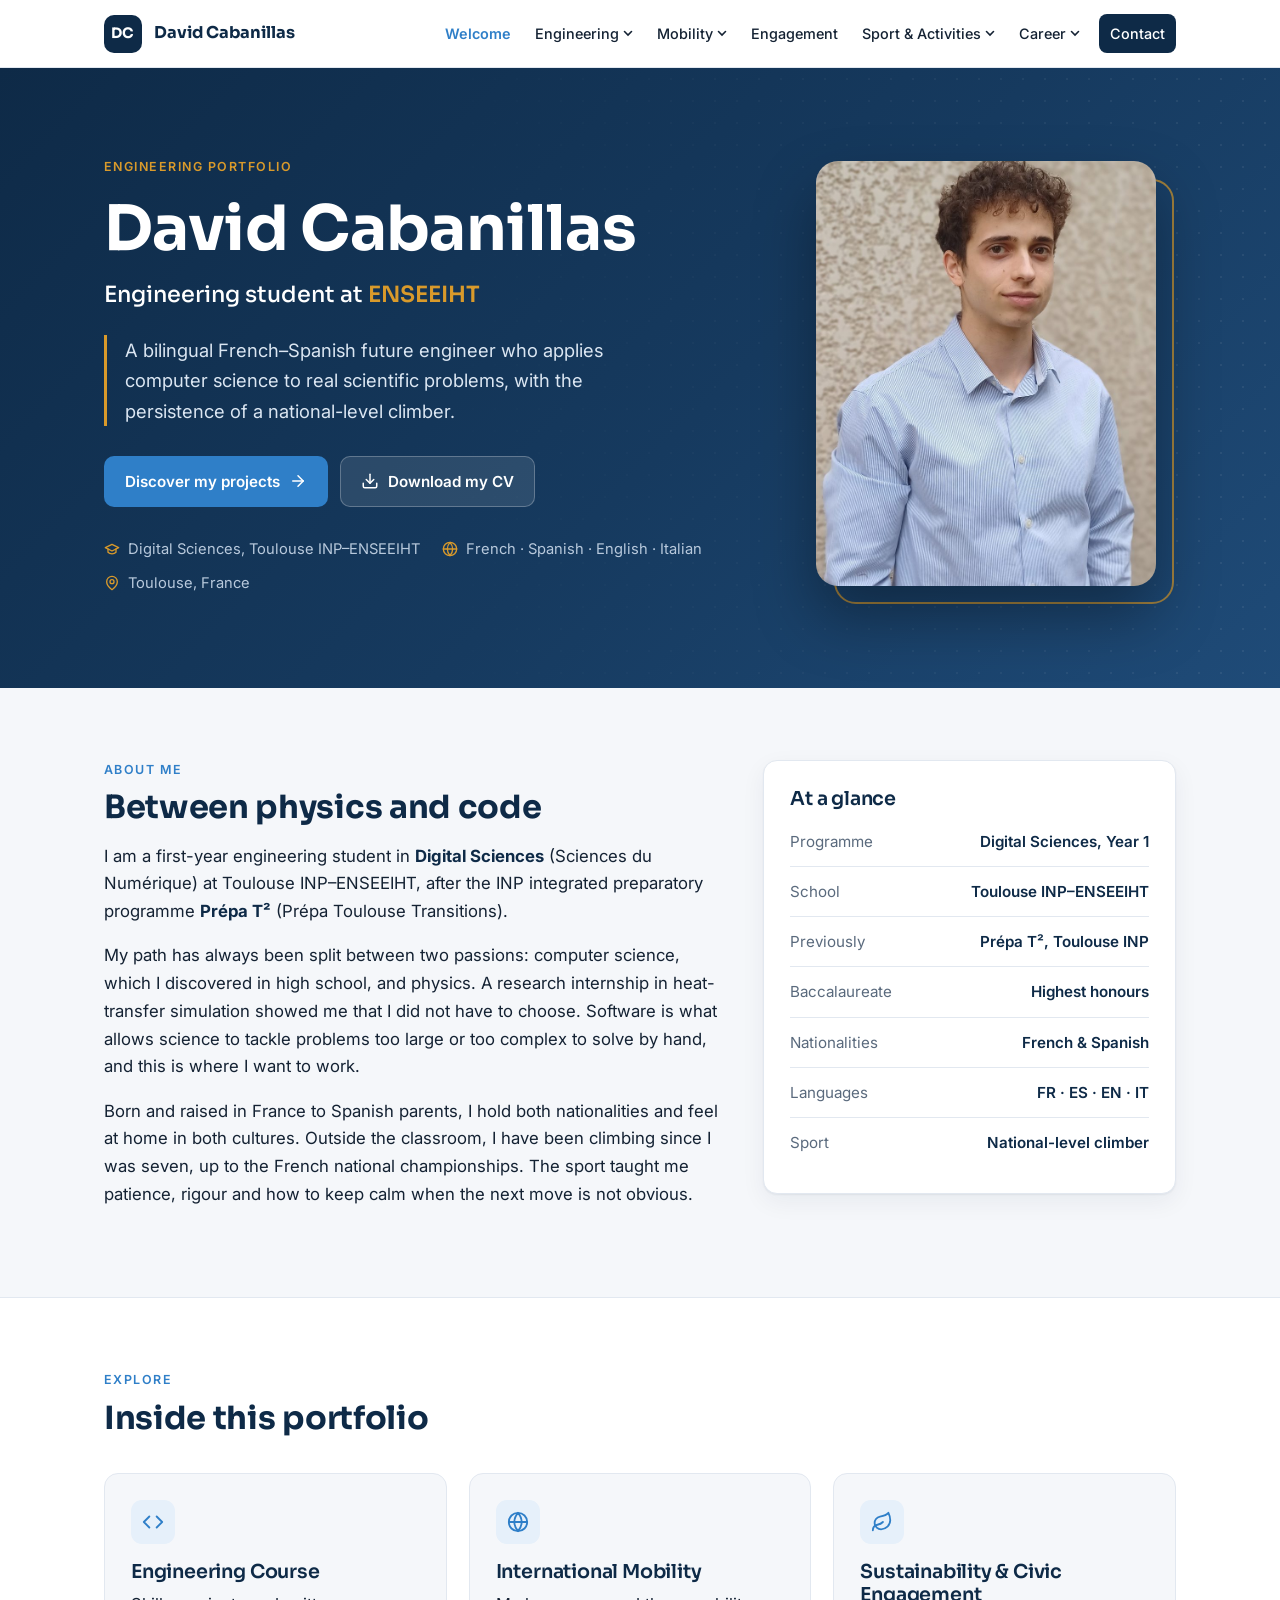
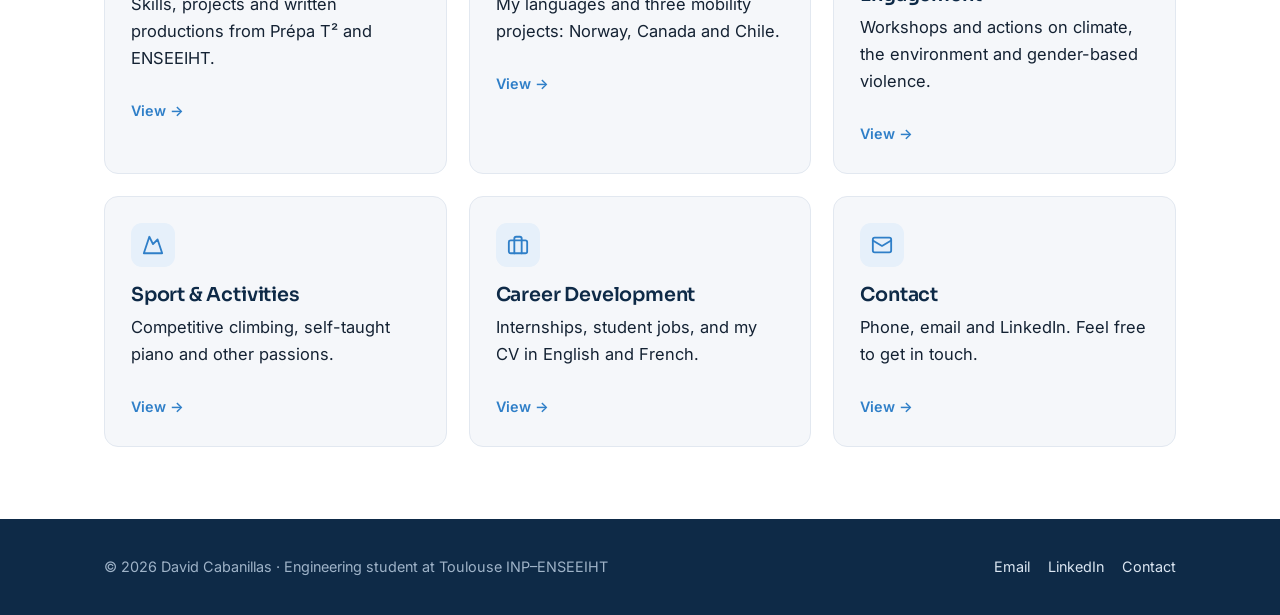
<file: index.html>
<!doctype html>
<html lang="en">
<head>
<meta charset="utf-8">
<meta name="viewport" content="width=device-width, initial-scale=1">
<title>David Cabanillas · Engineering Student at ENSEEIHT</title>
<meta name="description" content="Portfolio of David Cabanillas, Digital Sciences engineering student at Toulouse INP-ENSEEIHT.">
<meta name="author" content="David Cabanillas">
<meta property="og:title" content="David Cabanillas · Engineering Student at ENSEEIHT">
<meta property="og:description" content="Portfolio of David Cabanillas, Digital Sciences engineering student at Toulouse INP-ENSEEIHT.">
<meta property="og:image" content="assets/img/david-cabanillas.jpg">
<link rel="icon" href="data:image/svg+xml,%3Csvg xmlns='http://www.w3.org/2000/svg' viewBox='0 0 64 64'%3E%3Crect width='64' height='64' rx='14' fill='%230e2a47'/%3E%3Ctext x='32' y='42' font-family='Arial' font-weight='700' font-size='26' fill='white' text-anchor='middle'%3EDC%3C/text%3E%3C/svg%3E">
<link rel="preconnect" href="https://fonts.googleapis.com">
<link rel="preconnect" href="https://fonts.gstatic.com" crossorigin>
<link href="https://fonts.googleapis.com/css2?family=Inter:wght@400;500;600;700&family=Sora:wght@500;600;700&display=swap" rel="stylesheet">
<link rel="stylesheet" href="assets/css/style.css">
</head>
<body>
<header class="site-header">
  <div class="container">
    <a class="brand" href="index.html" aria-label="David Cabanillas, home">
      <span class="brand-mark">DC</span><span class="brand-name">David Cabanillas</span>
    </a>
    <button class="menu-toggle" aria-label="Open menu" aria-expanded="false">
      <svg viewBox="0 0 24 24" fill="none" stroke="currentColor" stroke-width="2" stroke-linecap="round"><line x1="3" y1="6" x2="21" y2="6"/><line x1="3" y1="12" x2="21" y2="12"/><line x1="3" y1="18" x2="21" y2="18"/></svg>
    </button>
    <nav class="nav" aria-label="Main navigation"><ul><li><a class="nav-link active" href="index.html">Welcome</a></li><li class="has-dropdown"><a class="nav-link" href="engineering.html">Engineering<svg class="chev" viewBox="0 0 10 10" aria-hidden="true"><path d="M1.5 3.5 5 7l3.5-3.5" fill="none" stroke="currentColor" stroke-width="1.6" stroke-linecap="round"/></svg></a><ul class="dropdown"><li><a href="engineering.html#skills">Skills</a></li><li><a href="engineering.html#projects">Projects</a></li><li><a href="engineering.html#productions">Productions</a></li></ul></li><li class="has-dropdown"><a class="nav-link" href="mobility.html">Mobility<svg class="chev" viewBox="0 0 10 10" aria-hidden="true"><path d="M1.5 3.5 5 7l3.5-3.5" fill="none" stroke="currentColor" stroke-width="1.6" stroke-linecap="round"/></svg></a><ul class="dropdown"><li><a href="mobility.html#languages">Languages</a></li><li><a href="mobility.html#future-mobility">Future Mobility</a></li></ul></li><li><a class="nav-link" href="engagement.html">Engagement</a></li><li class="has-dropdown"><a class="nav-link" href="activities.html">Sport & Activities<svg class="chev" viewBox="0 0 10 10" aria-hidden="true"><path d="M1.5 3.5 5 7l3.5-3.5" fill="none" stroke="currentColor" stroke-width="1.6" stroke-linecap="round"/></svg></a><ul class="dropdown"><li><a href="activities.html#climbing">Climbing</a></li><li><a href="activities.html#music">Music & Piano</a></li><li><a href="activities.html#other">Other interests</a></li></ul></li><li class="has-dropdown"><a class="nav-link" href="career.html">Career<svg class="chev" viewBox="0 0 10 10" aria-hidden="true"><path d="M1.5 3.5 5 7l3.5-3.5" fill="none" stroke="currentColor" stroke-width="1.6" stroke-linecap="round"/></svg></a><ul class="dropdown"><li><a href="career.html#pitch">Elevator Pitch</a></li><li><a href="career.html#internships">Internships</a></li><li><a href="career.html#student-jobs">Student Jobs</a></li><li><a href="career.html#cv">CV & LinkedIn</a></li></ul></li><li><a class="nav-link nav-contact" href="contact.html">Contact</a></li></ul></nav>
  </div>
</header>
<main>

<section class="hero-home">
  <div class="container hero-grid">
    <div>
      <span class="eyebrow">Engineering portfolio</span>
      <h1>David Cabanillas</h1>
      <p class="hero-role">Engineering student at <b>ENSEEIHT</b></p>
      <p class="hero-tagline">A bilingual French–Spanish future engineer who applies computer science to real scientific problems, with the persistence of a national-level climber.</p>
      <div class="btn-row">
        <a class="btn btn-primary" href="engineering.html#projects">Discover my projects <svg viewBox="0 0 24 24" fill="none" stroke="currentColor" stroke-width="2" stroke-linecap="round" stroke-linejoin="round" aria-hidden="true"><line x1="5" y1="12" x2="19" y2="12"/><polyline points="12 5 19 12 12 19"/></svg></a>
        <a class="btn btn-light" href="assets/docs/David-Cabanillas-CV-EN.pdf" download><svg viewBox="0 0 24 24" fill="none" stroke="currentColor" stroke-width="2" stroke-linecap="round" stroke-linejoin="round" aria-hidden="true"><path d="M21 15v4a2 2 0 0 1-2 2H5a2 2 0 0 1-2-2v-4"/><polyline points="7 10 12 15 17 10"/><line x1="12" y1="15" x2="12" y2="3"/></svg> Download my CV</a>
      </div>
      <div class="hero-facts">
        <span><svg viewBox="0 0 24 24" fill="none" stroke="currentColor" stroke-width="2" stroke-linecap="round" stroke-linejoin="round" aria-hidden="true"><path d="M22 10 12 5 2 10l10 5 10-5Z"/><path d="M6 12v5c3 3 9 3 12 0v-5"/></svg> Digital Sciences, Toulouse INP–ENSEEIHT</span>
        <span><svg viewBox="0 0 24 24" fill="none" stroke="currentColor" stroke-width="2" stroke-linecap="round" stroke-linejoin="round" aria-hidden="true"><circle cx="12" cy="12" r="10"/><line x1="2" y1="12" x2="22" y2="12"/><path d="M12 2a15.3 15.3 0 0 1 4 10 15.3 15.3 0 0 1-4 10 15.3 15.3 0 0 1-4-10 15.3 15.3 0 0 1 4-10z"/></svg> French · Spanish · English · Italian</span>
        <span><svg viewBox="0 0 24 24" fill="none" stroke="currentColor" stroke-width="2" stroke-linecap="round" stroke-linejoin="round" aria-hidden="true"><path d="M20 10c0 6-8 12-8 12s-8-6-8-12a8 8 0 0 1 16 0Z"/><circle cx="12" cy="10" r="3"/></svg> Toulouse, France</span>
      </div>
    </div>
    <div class="hero-photo">
      <img src="assets/img/david-cabanillas.jpg" alt="Portrait of David Cabanillas" width="800" height="1071">
    </div>
  </div>
</section>

<section class="section">
  <div class="container about-grid">
    <div class="about-text reveal">
      <span class="kicker">About me</span>
      <h2>Between physics and code</h2>
      <p>I am a first-year engineering student in <strong>Digital Sciences</strong> (Sciences du Numérique) at Toulouse INP–ENSEEIHT, after the INP integrated preparatory programme <strong>Prépa T²</strong> (Prépa Toulouse Transitions).</p>
      <p>My path has always been split between two passions: computer science, which I discovered in high school, and physics. A research internship in heat-transfer simulation showed me that I did not have to choose. Software is what allows science to tackle problems too large or too complex to solve by hand, and this is where I want to work.</p>
      <p>Born and raised in France to Spanish parents, I hold both nationalities and feel at home in both cultures. Outside the classroom, I have been climbing since I was seven, up to the French national championships. The sport taught me patience, rigour and how to keep calm when the next move is not obvious.</p>
    </div>
    <div class="card reveal">
      <h3>At a glance</h3>
      <ul class="facts-list">
        <li><span>Programme</span><span>Digital Sciences, Year 1</span></li>
        <li><span>School</span><span>Toulouse INP–ENSEEIHT</span></li>
        <li><span>Previously</span><span>Prépa T², Toulouse INP</span></li>
        <li><span>Baccalaureate</span><span>Highest honours</span></li>
        <li><span>Nationalities</span><span>French &amp; Spanish</span></li>
        <li><span>Languages</span><span>FR · ES · EN · IT</span></li>
        <li><span>Sport</span><span>National-level climber</span></li>
      </ul>
    </div>
  </div>
</section>

<section class="section alt">
  <div class="container">
    <div class="section-head reveal">
      <span class="kicker">Explore</span>
      <h2>Inside this portfolio</h2>
    </div>
    <div class="grid grid-3 nav-cards">
      <a class="card reveal" href="engineering.html"><div class="card-icon"><svg viewBox="0 0 24 24" fill="none" stroke="currentColor" stroke-width="2" stroke-linecap="round" stroke-linejoin="round" aria-hidden="true"><polyline points="16 18 22 12 16 6"/><polyline points="8 6 2 12 8 18"/></svg></div><h3>Engineering Course</h3><p>Skills, projects and written productions from Prépa T² and ENSEEIHT.</p><span class="arrow">View →</span></a>
      <a class="card reveal" href="mobility.html"><div class="card-icon"><svg viewBox="0 0 24 24" fill="none" stroke="currentColor" stroke-width="2" stroke-linecap="round" stroke-linejoin="round" aria-hidden="true"><circle cx="12" cy="12" r="10"/><line x1="2" y1="12" x2="22" y2="12"/><path d="M12 2a15.3 15.3 0 0 1 4 10 15.3 15.3 0 0 1-4 10 15.3 15.3 0 0 1-4-10 15.3 15.3 0 0 1 4-10z"/></svg></div><h3>International Mobility</h3><p>My languages and three mobility projects: Norway, Canada and Chile.</p><span class="arrow">View →</span></a>
      <a class="card reveal" href="engagement.html"><div class="card-icon"><svg viewBox="0 0 24 24" fill="none" stroke="currentColor" stroke-width="2" stroke-linecap="round" stroke-linejoin="round" aria-hidden="true"><path d="M11 20A7 7 0 0 1 9.8 6.1C15.5 5 17 4.48 19 2c1 2 2 4.18 2 8 0 5.5-4.78 10-10 10Z"/><path d="M2 21c0-3 1.85-5.36 5.08-6C9.5 14.52 12 13 13 12"/></svg></div><h3>Sustainability &amp; Civic Engagement</h3><p>Workshops and actions on climate, the environment and gender-based violence.</p><span class="arrow">View →</span></a>
      <a class="card reveal" href="activities.html"><div class="card-icon"><svg viewBox="0 0 24 24" fill="none" stroke="currentColor" stroke-width="2" stroke-linecap="round" stroke-linejoin="round" aria-hidden="true"><path d="m8 3 4 8 5-5 5 15H2L8 3z"/></svg></div><h3>Sport &amp; Activities</h3><p>Competitive climbing, self-taught piano and other passions.</p><span class="arrow">View →</span></a>
      <a class="card reveal" href="career.html"><div class="card-icon"><svg viewBox="0 0 24 24" fill="none" stroke="currentColor" stroke-width="2" stroke-linecap="round" stroke-linejoin="round" aria-hidden="true"><rect x="2" y="7" width="20" height="14" rx="2"/><path d="M16 21V5a2 2 0 0 0-2-2h-4a2 2 0 0 0-2 2v16"/></svg></div><h3>Career Development</h3><p>Internships, student jobs, and my CV in English and French.</p><span class="arrow">View →</span></a>
      <a class="card reveal" href="contact.html"><div class="card-icon"><svg viewBox="0 0 24 24" fill="none" stroke="currentColor" stroke-width="2" stroke-linecap="round" stroke-linejoin="round" aria-hidden="true"><rect x="2" y="4" width="20" height="16" rx="2"/><path d="m22 7-10 6L2 7"/></svg></div><h3>Contact</h3><p>Phone, email and LinkedIn. Feel free to get in touch.</p><span class="arrow">View →</span></a>
    </div>
  </div>
</section>

</main>
<footer class="site-footer">
  <div class="container">
    <span>© <span id="year">2026</span> David Cabanillas · Engineering student at Toulouse INP–ENSEEIHT</span>
    <div class="footer-links">
      <a href="mailto:dcabanillas15@gmail.com">Email</a>
      <a href="https://www.linkedin.com/in/david-cabanillas-53a2602aa/" target="_blank" rel="noopener">LinkedIn</a>
      <a href="contact.html">Contact</a>
    </div>
  </div>
</footer>
<script src="assets/js/main.js"></script>
</body>
</html>
</file>
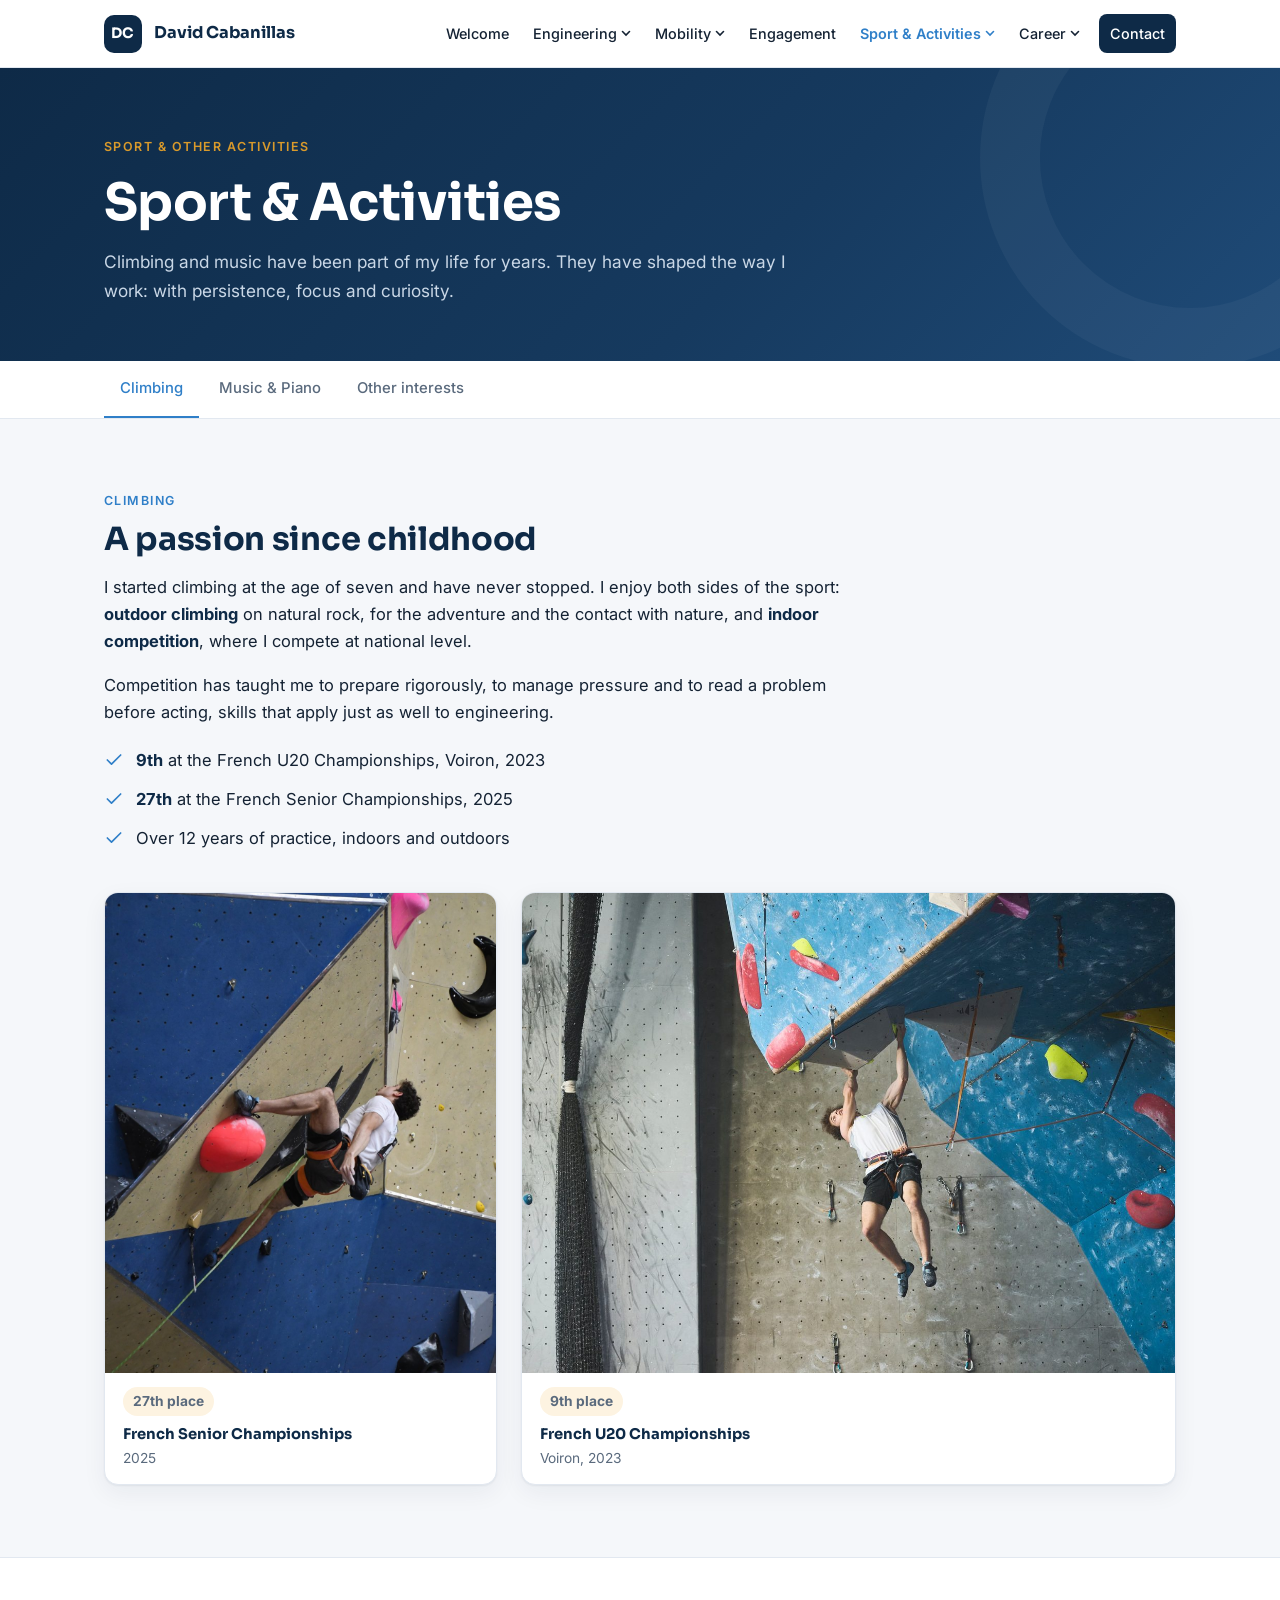
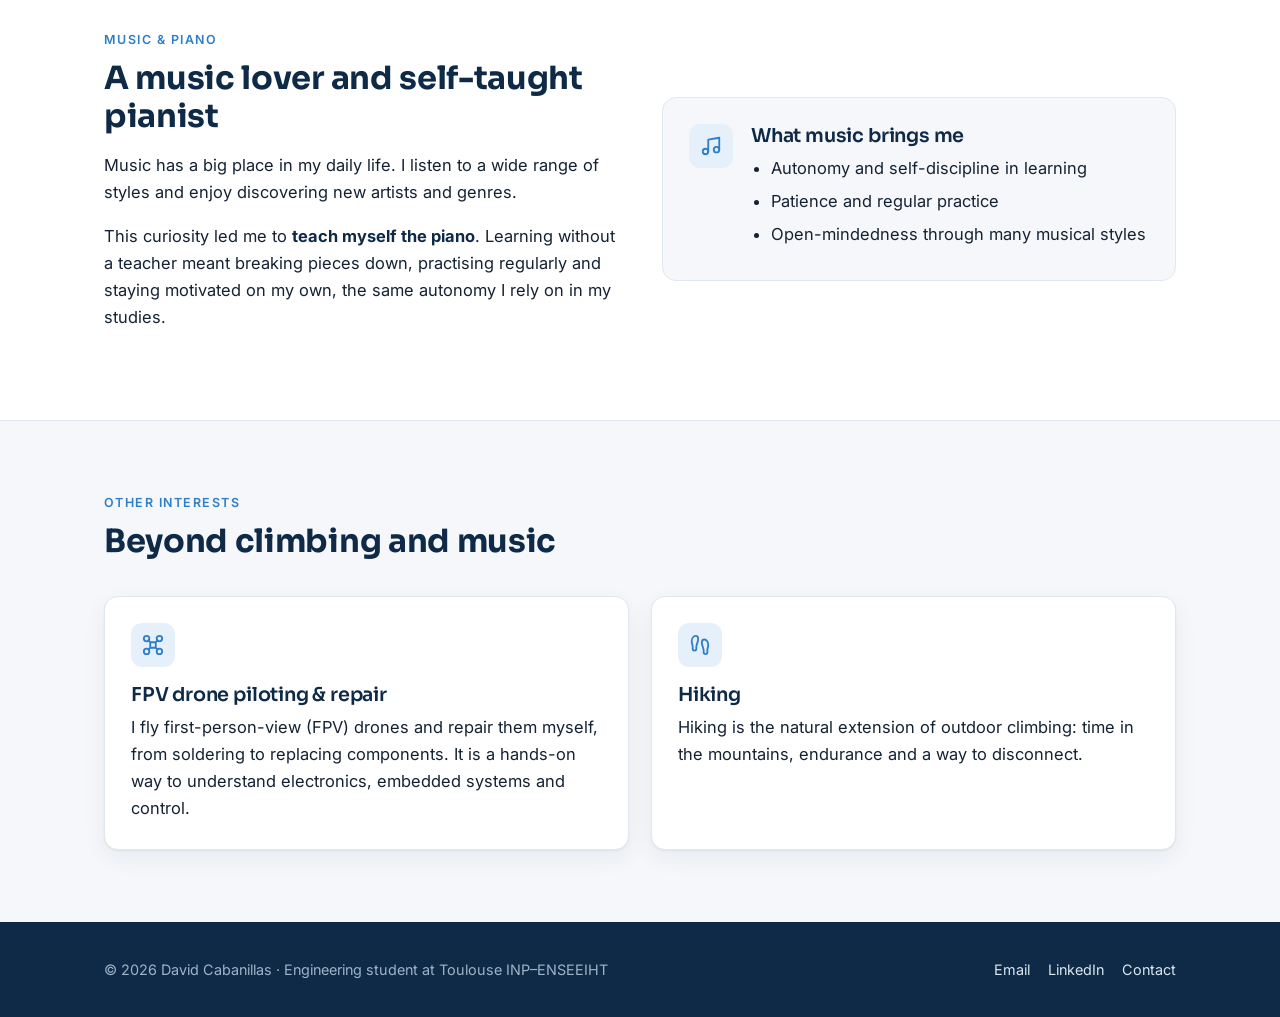
<file: activities.html>
<!doctype html>
<html lang="en">
<head>
<meta charset="utf-8">
<meta name="viewport" content="width=device-width, initial-scale=1">
<title>Sport & Activities · David Cabanillas</title>
<meta name="description" content="Sport and activities of David Cabanillas: national-level climbing, self-taught piano, FPV drones and hiking.">
<meta name="author" content="David Cabanillas">
<meta property="og:title" content="Sport & Activities · David Cabanillas">
<meta property="og:description" content="Sport and activities of David Cabanillas: national-level climbing, self-taught piano, FPV drones and hiking.">
<meta property="og:image" content="assets/img/david-cabanillas.jpg">
<link rel="icon" href="data:image/svg+xml,%3Csvg xmlns='http://www.w3.org/2000/svg' viewBox='0 0 64 64'%3E%3Crect width='64' height='64' rx='14' fill='%230e2a47'/%3E%3Ctext x='32' y='42' font-family='Arial' font-weight='700' font-size='26' fill='white' text-anchor='middle'%3EDC%3C/text%3E%3C/svg%3E">
<link rel="preconnect" href="https://fonts.googleapis.com">
<link rel="preconnect" href="https://fonts.gstatic.com" crossorigin>
<link href="https://fonts.googleapis.com/css2?family=Inter:wght@400;500;600;700&family=Sora:wght@500;600;700&display=swap" rel="stylesheet">
<link rel="stylesheet" href="assets/css/style.css">
</head>
<body>
<header class="site-header">
  <div class="container">
    <a class="brand" href="index.html" aria-label="David Cabanillas, home">
      <span class="brand-mark">DC</span><span class="brand-name">David Cabanillas</span>
    </a>
    <button class="menu-toggle" aria-label="Open menu" aria-expanded="false">
      <svg viewBox="0 0 24 24" fill="none" stroke="currentColor" stroke-width="2" stroke-linecap="round"><line x1="3" y1="6" x2="21" y2="6"/><line x1="3" y1="12" x2="21" y2="12"/><line x1="3" y1="18" x2="21" y2="18"/></svg>
    </button>
    <nav class="nav" aria-label="Main navigation"><ul><li><a class="nav-link" href="index.html">Welcome</a></li><li class="has-dropdown"><a class="nav-link" href="engineering.html">Engineering<svg class="chev" viewBox="0 0 10 10" aria-hidden="true"><path d="M1.5 3.5 5 7l3.5-3.5" fill="none" stroke="currentColor" stroke-width="1.6" stroke-linecap="round"/></svg></a><ul class="dropdown"><li><a href="engineering.html#skills">Skills</a></li><li><a href="engineering.html#projects">Projects</a></li><li><a href="engineering.html#productions">Productions</a></li></ul></li><li class="has-dropdown"><a class="nav-link" href="mobility.html">Mobility<svg class="chev" viewBox="0 0 10 10" aria-hidden="true"><path d="M1.5 3.5 5 7l3.5-3.5" fill="none" stroke="currentColor" stroke-width="1.6" stroke-linecap="round"/></svg></a><ul class="dropdown"><li><a href="mobility.html#languages">Languages</a></li><li><a href="mobility.html#future-mobility">Future Mobility</a></li></ul></li><li><a class="nav-link" href="engagement.html">Engagement</a></li><li class="has-dropdown"><a class="nav-link active" href="activities.html">Sport & Activities<svg class="chev" viewBox="0 0 10 10" aria-hidden="true"><path d="M1.5 3.5 5 7l3.5-3.5" fill="none" stroke="currentColor" stroke-width="1.6" stroke-linecap="round"/></svg></a><ul class="dropdown"><li><a href="activities.html#climbing">Climbing</a></li><li><a href="activities.html#music">Music & Piano</a></li><li><a href="activities.html#other">Other interests</a></li></ul></li><li class="has-dropdown"><a class="nav-link" href="career.html">Career<svg class="chev" viewBox="0 0 10 10" aria-hidden="true"><path d="M1.5 3.5 5 7l3.5-3.5" fill="none" stroke="currentColor" stroke-width="1.6" stroke-linecap="round"/></svg></a><ul class="dropdown"><li><a href="career.html#pitch">Elevator Pitch</a></li><li><a href="career.html#internships">Internships</a></li><li><a href="career.html#student-jobs">Student Jobs</a></li><li><a href="career.html#cv">CV & LinkedIn</a></li></ul></li><li><a class="nav-link nav-contact" href="contact.html">Contact</a></li></ul></nav>
  </div>
</header>
<main>
<section class="page-hero"><div class="container">
  <span class="eyebrow">Sport & other activities</span>
  <h1>Sport &amp; Activities</h1>
  <p>Climbing and music have been part of my life for years. They have shaped the way I work: with persistence, focus and curiosity.</p>
</div></section><nav class="subtabs" aria-label="Sections"><div class="container"><ul><li><a href="#climbing">Climbing</a></li><li><a href="#music">Music & Piano</a></li><li><a href="#other">Other interests</a></li></ul></div></nav>
<section class="section" id="climbing">
  <div class="container">
    <div class="climb-layout">
      <div class="reveal climb-text">
        <span class="kicker">Climbing</span>
        <h2>A passion since childhood</h2>
        <p>I started climbing at the age of seven and have never stopped. I enjoy both sides of the sport: <strong>outdoor climbing</strong> on natural rock, for the adventure and the contact with nature, and <strong>indoor competition</strong>, where I compete at national level.</p>
        <p>Competition has taught me to prepare rigorously, to manage pressure and to read a problem before acting, skills that apply just as well to engineering.</p>
        <ul class="highlight-list">
          <li><svg viewBox="0 0 24 24" fill="none" stroke="currentColor" stroke-width="2" stroke-linecap="round" stroke-linejoin="round" aria-hidden="true"><polyline points="20 6 9 17 4 12"/></svg><span><strong>9th</strong> at the French U20 Championships, Voiron, 2023</span></li>
          <li><svg viewBox="0 0 24 24" fill="none" stroke="currentColor" stroke-width="2" stroke-linecap="round" stroke-linejoin="round" aria-hidden="true"><polyline points="20 6 9 17 4 12"/></svg><span><strong>27th</strong> at the French Senior Championships, 2025</span></li>
          <li><svg viewBox="0 0 24 24" fill="none" stroke="currentColor" stroke-width="2" stroke-linecap="round" stroke-linejoin="round" aria-hidden="true"><polyline points="20 6 9 17 4 12"/></svg><span>Over 12 years of practice, indoors and outdoors</span></li>
        </ul>
      </div>
      <div class="photo-grid">
        <figure class="photo portrait reveal">
          <img src="assets/img/climbing-french-seniors-2025.jpg" alt="David Cabanillas climbing a lead route during the French Senior Championships 2025" loading="lazy">
          <figcaption><span class="result-pill">27th place</span><b>French Senior Championships</b><span>2025</span></figcaption>
        </figure>
        <figure class="photo landscape reveal">
          <img src="assets/img/climbing-french-u20-voiron-2023.jpg" alt="David Cabanillas hanging under an overhang during the French U20 Championships in Voiron, 2023" loading="lazy">
          <figcaption><span class="result-pill">9th place</span><b>French U20 Championships</b><span>Voiron, 2023</span></figcaption>
        </figure>
      </div>
    </div>
  </div>
</section>

<section class="section alt" id="music">
  <div class="container">
    <div class="split">
      <div class="reveal">
        <span class="kicker">Music &amp; piano</span>
        <h2>A music lover and self-taught pianist</h2>
        <p>Music has a big place in my daily life. I listen to a wide range of styles and enjoy discovering new artists and genres.</p>
        <p>This curiosity led me to <strong>teach myself the piano</strong>. Learning without a teacher meant breaking pieces down, practising regularly and staying motivated on my own, the same autonomy I rely on in my studies.</p>
      </div>
      <div class="card reveal" style="display:flex;gap:18px;align-items:flex-start">
        <div class="card-icon" style="margin:0;flex:none"><svg viewBox="0 0 24 24" fill="none" stroke="currentColor" stroke-width="2" stroke-linecap="round" stroke-linejoin="round" aria-hidden="true"><path d="M9 18V5l12-2v13"/><circle cx="6" cy="18" r="3"/><circle cx="18" cy="16" r="3"/></svg></div>
        <div><h3>What music brings me</h3>
          <ul style="margin:0">
            <li>Autonomy and self-discipline in learning</li>
            <li>Patience and regular practice</li>
            <li>Open-mindedness through many musical styles</li>
          </ul></div>
      </div>
    </div>
  </div>
</section>

<section class="section" id="other">
  <div class="container">
    <div class="section-head reveal"><span class="kicker">Other interests</span><h2>Beyond climbing and music</h2></div>
    <div class="grid grid-2">
      <div class="card reveal"><div class="card-icon"><svg viewBox="0 0 24 24" fill="none" stroke="currentColor" stroke-width="2" stroke-linecap="round" stroke-linejoin="round" aria-hidden="true"><circle cx="5" cy="5" r="3"/><circle cx="19" cy="5" r="3"/><circle cx="5" cy="19" r="3"/><circle cx="19" cy="19" r="3"/><rect x="9" y="9" width="6" height="6" rx="1"/><path d="m7 7 2 2m8-2-2 2m-8 8 2-2m8 2-2-2"/></svg></div><h3>FPV drone piloting &amp; repair</h3>
        <p>I fly first-person-view (FPV) drones and repair them myself, from soldering to replacing components. It is a hands-on way to understand electronics, embedded systems and control.</p></div>
      <div class="card reveal"><div class="card-icon"><svg viewBox="0 0 24 24" fill="none" stroke="currentColor" stroke-width="2" stroke-linecap="round" stroke-linejoin="round" aria-hidden="true"><path d="M4 16v-2.38C4 11.5 2.97 10.5 3 8c.03-2.72 1.49-6 4.5-6C9.37 2 10 3.8 10 5.5c0 3.11-2 5.66-2 8.68V16a2 2 0 1 1-4 0Z"/><path d="M20 20v-2.38c0-2.12 1.03-3.12 1-5.62-.03-2.72-1.49-6-4.5-6C14.63 6 14 7.8 14 9.5c0 3.11 2 5.66 2 8.68V20a2 2 0 1 0 4 0Z"/></svg></div><h3>Hiking</h3>
        <p>Hiking is the natural extension of outdoor climbing: time in the mountains, endurance and a way to disconnect.</p></div>
    </div>
  </div>
</section>

</main>
<footer class="site-footer">
  <div class="container">
    <span>© <span id="year">2026</span> David Cabanillas · Engineering student at Toulouse INP–ENSEEIHT</span>
    <div class="footer-links">
      <a href="mailto:dcabanillas15@gmail.com">Email</a>
      <a href="https://www.linkedin.com/in/david-cabanillas-53a2602aa/" target="_blank" rel="noopener">LinkedIn</a>
      <a href="contact.html">Contact</a>
    </div>
  </div>
</footer>
<script src="assets/js/main.js"></script>
</body>
</html>
</file>
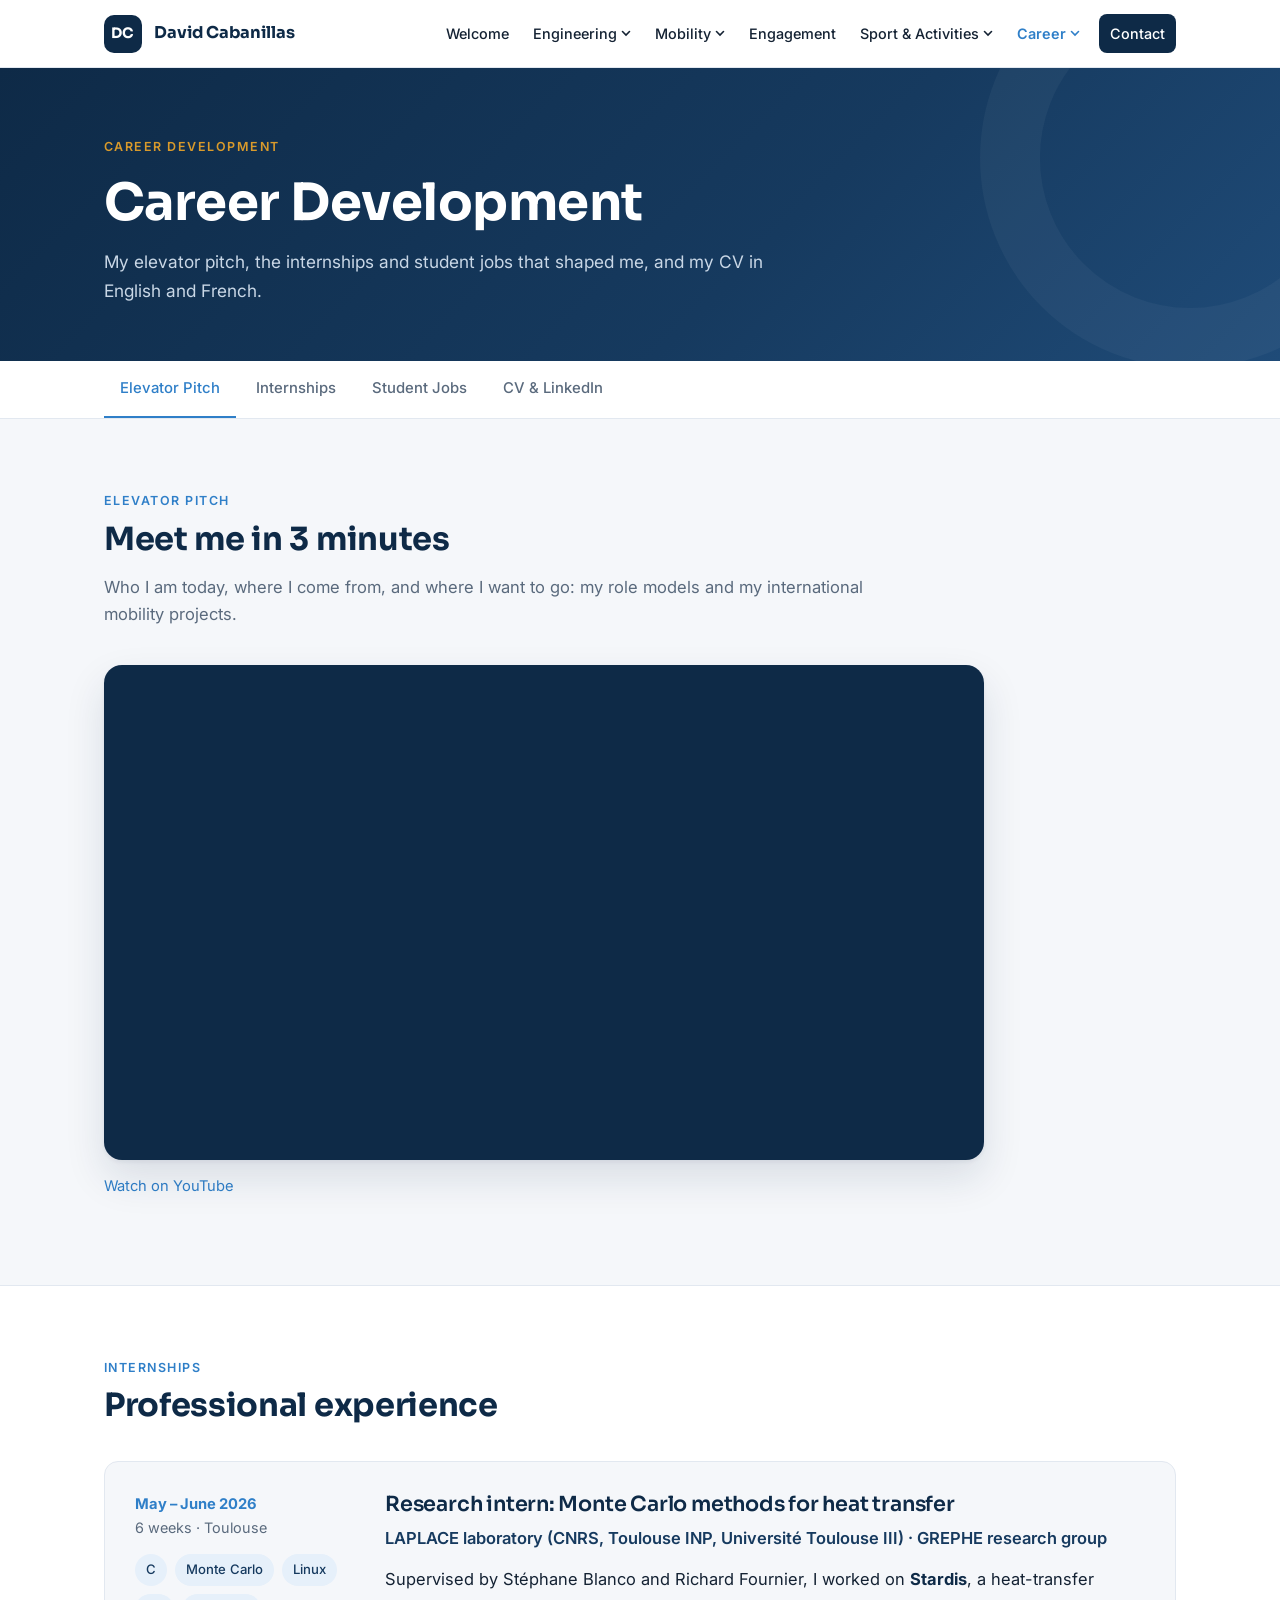
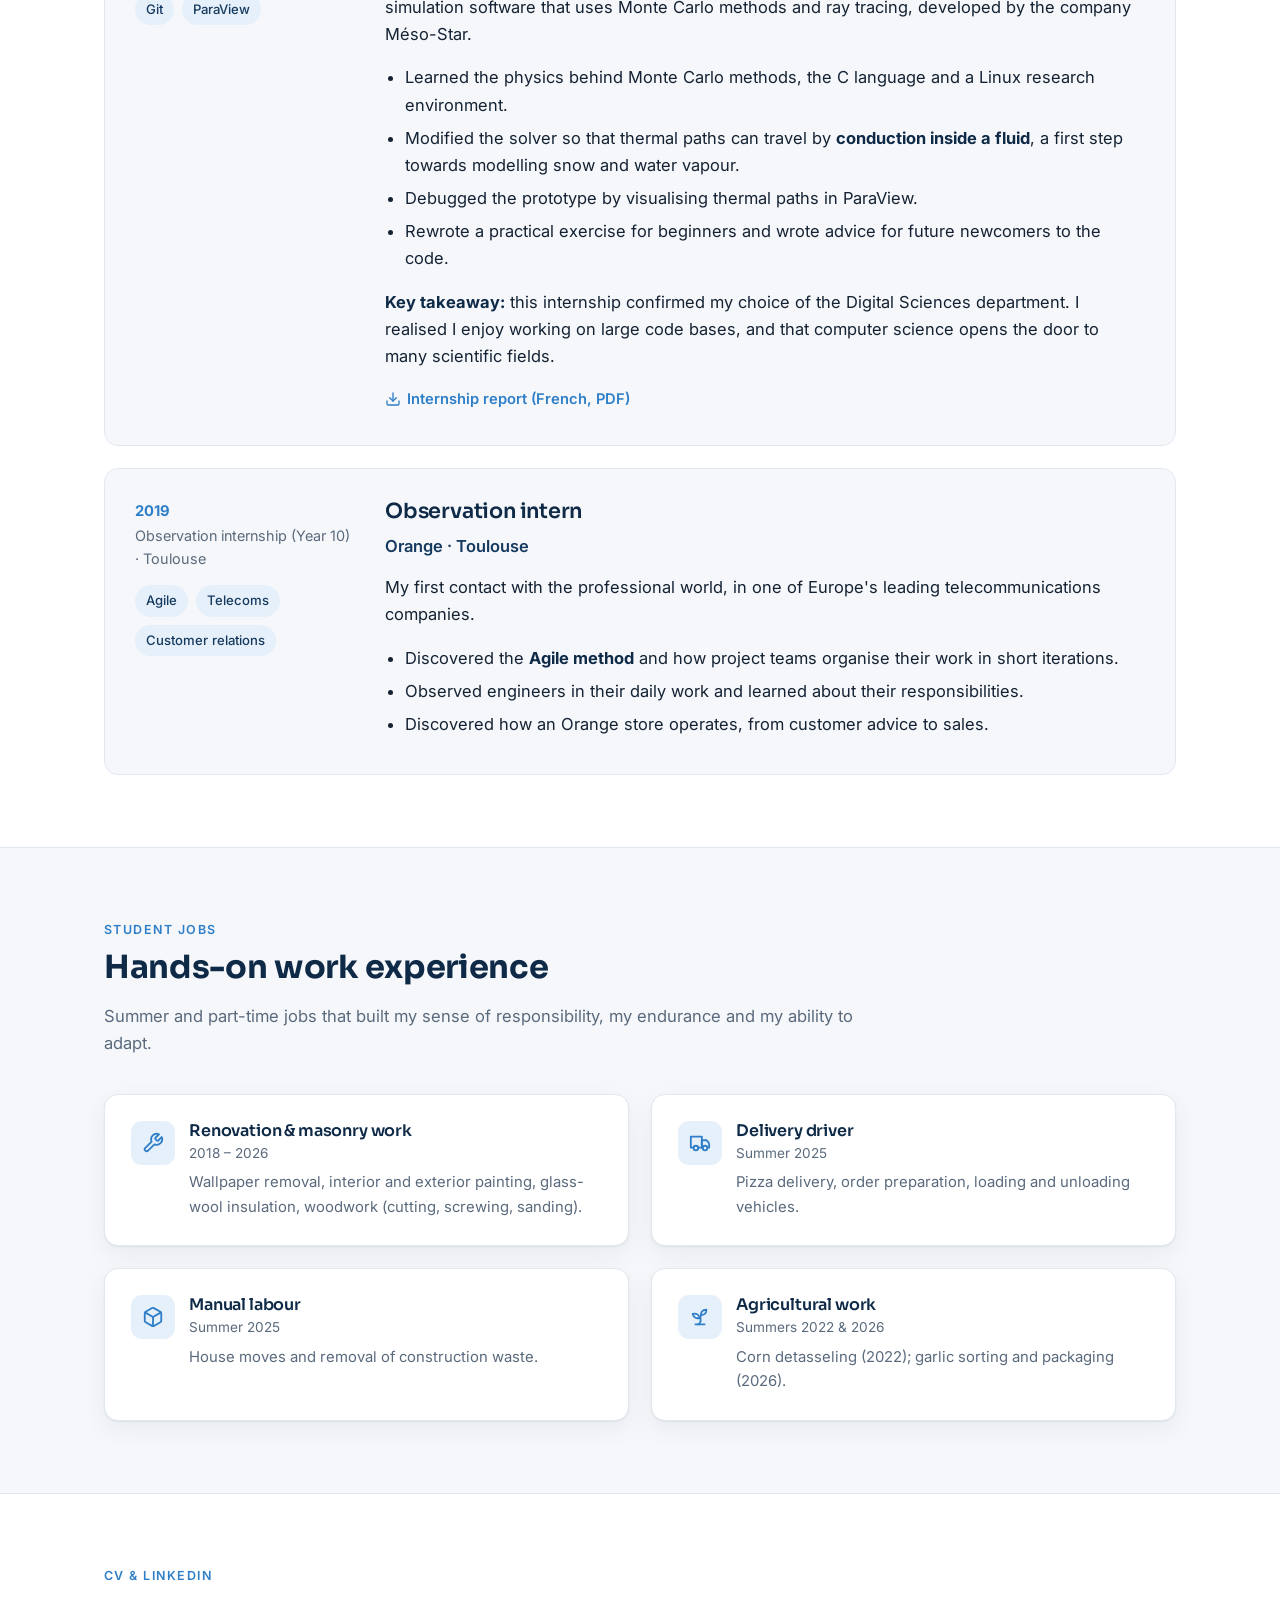
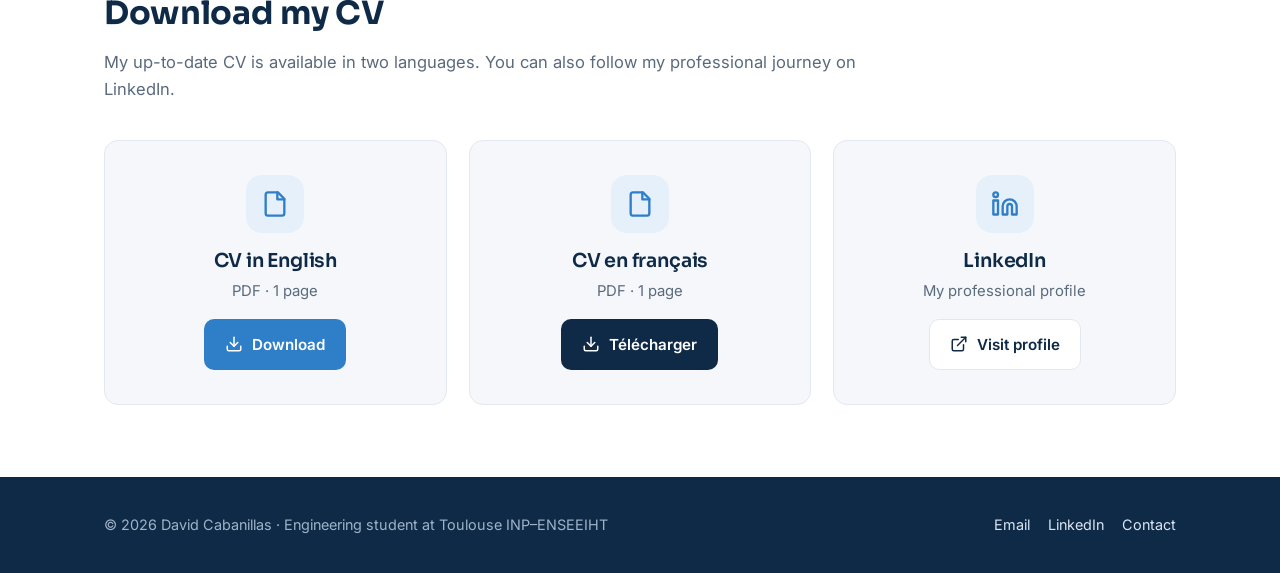
<file: career.html>
<!doctype html>
<html lang="en">
<head>
<meta charset="utf-8">
<meta name="viewport" content="width=device-width, initial-scale=1">
<title>Career Development · David Cabanillas</title>
<meta name="description" content="Internships, student jobs and CV of David Cabanillas, engineering student at ENSEEIHT.">
<meta name="author" content="David Cabanillas">
<meta property="og:title" content="Career Development · David Cabanillas">
<meta property="og:description" content="Internships, student jobs and CV of David Cabanillas, engineering student at ENSEEIHT.">
<meta property="og:image" content="assets/img/david-cabanillas.jpg">
<link rel="icon" href="data:image/svg+xml,%3Csvg xmlns='http://www.w3.org/2000/svg' viewBox='0 0 64 64'%3E%3Crect width='64' height='64' rx='14' fill='%230e2a47'/%3E%3Ctext x='32' y='42' font-family='Arial' font-weight='700' font-size='26' fill='white' text-anchor='middle'%3EDC%3C/text%3E%3C/svg%3E">
<link rel="preconnect" href="https://fonts.googleapis.com">
<link rel="preconnect" href="https://fonts.gstatic.com" crossorigin>
<link href="https://fonts.googleapis.com/css2?family=Inter:wght@400;500;600;700&family=Sora:wght@500;600;700&display=swap" rel="stylesheet">
<link rel="stylesheet" href="assets/css/style.css">
</head>
<body>
<header class="site-header">
  <div class="container">
    <a class="brand" href="index.html" aria-label="David Cabanillas, home">
      <span class="brand-mark">DC</span><span class="brand-name">David Cabanillas</span>
    </a>
    <button class="menu-toggle" aria-label="Open menu" aria-expanded="false">
      <svg viewBox="0 0 24 24" fill="none" stroke="currentColor" stroke-width="2" stroke-linecap="round"><line x1="3" y1="6" x2="21" y2="6"/><line x1="3" y1="12" x2="21" y2="12"/><line x1="3" y1="18" x2="21" y2="18"/></svg>
    </button>
    <nav class="nav" aria-label="Main navigation"><ul><li><a class="nav-link" href="index.html">Welcome</a></li><li class="has-dropdown"><a class="nav-link" href="engineering.html">Engineering<svg class="chev" viewBox="0 0 10 10" aria-hidden="true"><path d="M1.5 3.5 5 7l3.5-3.5" fill="none" stroke="currentColor" stroke-width="1.6" stroke-linecap="round"/></svg></a><ul class="dropdown"><li><a href="engineering.html#skills">Skills</a></li><li><a href="engineering.html#projects">Projects</a></li><li><a href="engineering.html#productions">Productions</a></li></ul></li><li class="has-dropdown"><a class="nav-link" href="mobility.html">Mobility<svg class="chev" viewBox="0 0 10 10" aria-hidden="true"><path d="M1.5 3.5 5 7l3.5-3.5" fill="none" stroke="currentColor" stroke-width="1.6" stroke-linecap="round"/></svg></a><ul class="dropdown"><li><a href="mobility.html#languages">Languages</a></li><li><a href="mobility.html#future-mobility">Future Mobility</a></li></ul></li><li><a class="nav-link" href="engagement.html">Engagement</a></li><li class="has-dropdown"><a class="nav-link" href="activities.html">Sport & Activities<svg class="chev" viewBox="0 0 10 10" aria-hidden="true"><path d="M1.5 3.5 5 7l3.5-3.5" fill="none" stroke="currentColor" stroke-width="1.6" stroke-linecap="round"/></svg></a><ul class="dropdown"><li><a href="activities.html#climbing">Climbing</a></li><li><a href="activities.html#music">Music & Piano</a></li><li><a href="activities.html#other">Other interests</a></li></ul></li><li class="has-dropdown"><a class="nav-link active" href="career.html">Career<svg class="chev" viewBox="0 0 10 10" aria-hidden="true"><path d="M1.5 3.5 5 7l3.5-3.5" fill="none" stroke="currentColor" stroke-width="1.6" stroke-linecap="round"/></svg></a><ul class="dropdown"><li><a href="career.html#pitch">Elevator Pitch</a></li><li><a href="career.html#internships">Internships</a></li><li><a href="career.html#student-jobs">Student Jobs</a></li><li><a href="career.html#cv">CV & LinkedIn</a></li></ul></li><li><a class="nav-link nav-contact" href="contact.html">Contact</a></li></ul></nav>
  </div>
</header>
<main>
<section class="page-hero"><div class="container">
  <span class="eyebrow">Career development</span>
  <h1>Career Development</h1>
  <p>My elevator pitch, the internships and student jobs that shaped me, and my CV in English and French.</p>
</div></section><nav class="subtabs" aria-label="Sections"><div class="container"><ul><li><a href="#pitch">Elevator Pitch</a></li><li><a href="#internships">Internships</a></li><li><a href="#student-jobs">Student Jobs</a></li><li><a href="#cv">CV & LinkedIn</a></li></ul></div></nav>
<section class="section" id="pitch">
  <div class="container">
    <div class="section-head reveal"><span class="kicker">Elevator pitch</span><h2>Meet me in 3 minutes</h2>
      <p>Who I am today, where I come from, and where I want to go: my role models and my international mobility projects.</p></div>
    <div class="video-wrap reveal">
      <iframe src="https://www.youtube-nocookie.com/embed/CjL-fT01mNc?rel=0" title="David Cabanillas, elevator pitch" loading="lazy" allow="accelerometer; clipboard-write; encrypted-media; gyroscope; picture-in-picture; web-share" referrerpolicy="strict-origin-when-cross-origin" allowfullscreen></iframe>
    </div>
    <p class="video-alt reveal"><a href="https://youtu.be/CjL-fT01mNc" target="_blank" rel="noopener">Watch on YouTube</a></p>
  </div>
</section>

<section class="section alt" id="internships">
  <div class="container">
    <div class="section-head reveal"><span class="kicker">Internships</span><h2>Professional experience</h2></div>

    <article class="card job reveal">
      <div class="job-side">
        <div class="when">May – June 2026</div>
        <div class="where">6 weeks · Toulouse</div>
        <ul class="tags"><li><span class="tag">C</span></li><li><span class="tag">Monte Carlo</span></li><li><span class="tag">Linux</span></li><li><span class="tag">Git</span></li><li><span class="tag">ParaView</span></li></ul>
      </div>
      <div>
        <h3>Research intern: Monte Carlo methods for heat transfer</h3>
        <span class="org">LAPLACE laboratory (CNRS, Toulouse INP, Université Toulouse III) · GREPHE research group</span>
        <p>Supervised by Stéphane Blanco and Richard Fournier, I worked on <strong>Stardis</strong>, a heat-transfer simulation software that uses Monte Carlo methods and ray tracing, developed by the company Méso-Star.</p>
        <ul>
          <li>Learned the physics behind Monte Carlo methods, the C language and a Linux research environment.</li>
          <li>Modified the solver so that thermal paths can travel by <strong>conduction inside a fluid</strong>, a first step towards modelling snow and water vapour.</li>
          <li>Debugged the prototype by visualising thermal paths in ParaView.</li>
          <li>Rewrote a practical exercise for beginners and wrote advice for future newcomers to the code.</li>
        </ul>
        <p><strong>Key takeaway:</strong> this internship confirmed my choice of the Digital Sciences department. I realised I enjoy working on large code bases, and that computer science opens the door to many scientific fields.</p>
        <a class="link-btn" href="assets/docs/LAPLACE-internship-report-FR.pdf" target="_blank" rel="noopener"><svg viewBox="0 0 24 24" fill="none" stroke="currentColor" stroke-width="2" stroke-linecap="round" stroke-linejoin="round" aria-hidden="true"><path d="M21 15v4a2 2 0 0 1-2 2H5a2 2 0 0 1-2-2v-4"/><polyline points="7 10 12 15 17 10"/><line x1="12" y1="15" x2="12" y2="3"/></svg> Internship report (French, PDF)</a>
      </div>
    </article>

    <article class="card job reveal">
      <div class="job-side">
        <div class="when">2019</div>
        <div class="where">Observation internship (Year 10) · Toulouse</div>
        <ul class="tags"><li><span class="tag">Agile</span></li><li><span class="tag">Telecoms</span></li><li><span class="tag">Customer relations</span></li></ul>
      </div>
      <div>
        <h3>Observation intern</h3>
        <span class="org">Orange · Toulouse</span>
        <p>My first contact with the professional world, in one of Europe's leading telecommunications companies.</p>
        <ul>
          <li>Discovered the <strong>Agile method</strong> and how project teams organise their work in short iterations.</li>
          <li>Observed engineers in their daily work and learned about their responsibilities.</li>
          <li>Discovered how an Orange store operates, from customer advice to sales.</li>
        </ul>
      </div>
    </article>
  </div>
</section>

<section class="section" id="student-jobs">
  <div class="container">
    <div class="section-head reveal"><span class="kicker">Student jobs</span><h2>Hands-on work experience</h2>
      <p>Summer and part-time jobs that built my sense of responsibility, my endurance and my ability to adapt.</p></div>
    <div class="grid grid-2">
      <div class="card mini reveal"><div class="card-icon"><svg viewBox="0 0 24 24" fill="none" stroke="currentColor" stroke-width="2" stroke-linecap="round" stroke-linejoin="round" aria-hidden="true"><path d="M14.7 6.3a1 1 0 0 0 0 1.4l1.6 1.6a1 1 0 0 0 1.4 0l3.77-3.77a6 6 0 0 1-7.94 7.94l-6.91 6.91a2.12 2.12 0 0 1-3-3l6.91-6.91a6 6 0 0 1 7.94-7.94l-3.76 3.76z"/></svg></div><div>
        <h4>Renovation &amp; masonry work</h4><span class="when">2018 – 2026</span>
        <p>Wallpaper removal, interior and exterior painting, glass-wool insulation, woodwork (cutting, screwing, sanding).</p></div></div>
      <div class="card mini reveal"><div class="card-icon"><svg viewBox="0 0 24 24" fill="none" stroke="currentColor" stroke-width="2" stroke-linecap="round" stroke-linejoin="round" aria-hidden="true"><path d="M10 17h4V5H2v12h3"/><path d="M20 17h2v-3.34a4 4 0 0 0-1.17-2.83L19 9h-5v8h1"/><circle cx="7.5" cy="17.5" r="2.5"/><circle cx="17.5" cy="17.5" r="2.5"/></svg></div><div>
        <h4>Delivery driver</h4><span class="when">Summer 2025</span>
        <p>Pizza delivery, order preparation, loading and unloading vehicles.</p></div></div>
      <div class="card mini reveal"><div class="card-icon"><svg viewBox="0 0 24 24" fill="none" stroke="currentColor" stroke-width="2" stroke-linecap="round" stroke-linejoin="round" aria-hidden="true"><path d="M21 8a2 2 0 0 0-1-1.73l-7-4a2 2 0 0 0-2 0l-7 4A2 2 0 0 0 3 8v8a2 2 0 0 0 1 1.73l7 4a2 2 0 0 0 2 0l7-4A2 2 0 0 0 21 16Z"/><path d="m3.3 7 8.7 5 8.7-5"/><path d="M12 22V12"/></svg></div><div>
        <h4>Manual labour</h4><span class="when">Summer 2025</span>
        <p>House moves and removal of construction waste.</p></div></div>
      <div class="card mini reveal"><div class="card-icon"><svg viewBox="0 0 24 24" fill="none" stroke="currentColor" stroke-width="2" stroke-linecap="round" stroke-linejoin="round" aria-hidden="true"><path d="M7 20h10"/><path d="M10 20c5.5-2.5.8-6.4 3-10"/><path d="M9.5 9.4c1.1.8 1.8 2.2 2.3 3.7-2 .4-3.5.4-4.8-.3-1.2-.6-2.3-1.9-3-4.2 2.8-.5 4.4 0 5.5.8z"/><path d="M14.1 6a7 7 0 0 0-1.1 4c1.9-.1 3.3-.6 4.3-1.4 1-1 1.6-2.3 1.7-4.6-2.7.1-4 1-4.9 2z"/></svg></div><div>
        <h4>Agricultural work</h4><span class="when">Summers 2022 &amp; 2026</span>
        <p>Corn detasseling (2022); garlic sorting and packaging (2026).</p></div></div>
    </div>
  </div>
</section>

<section class="section alt" id="cv">
  <div class="container">
    <div class="section-head reveal"><span class="kicker">CV &amp; LinkedIn</span><h2>Download my CV</h2>
      <p>My up-to-date CV is available in two languages. You can also follow my professional journey on LinkedIn.</p></div>
    <div class="cv-panel">
      <div class="card cv-card reveal"><div class="card-icon"><svg viewBox="0 0 24 24" fill="none" stroke="currentColor" stroke-width="2" stroke-linecap="round" stroke-linejoin="round" aria-hidden="true"><path d="M14.5 2H6a2 2 0 0 0-2 2v16a2 2 0 0 0 2 2h12a2 2 0 0 0 2-2V7.5L14.5 2z"/><polyline points="14 2 14 8 20 8"/></svg></div><h3>CV in English</h3>
        <p>PDF · 1 page</p>
        <a class="btn btn-primary" href="assets/docs/David-Cabanillas-CV-EN.pdf" download><svg viewBox="0 0 24 24" fill="none" stroke="currentColor" stroke-width="2" stroke-linecap="round" stroke-linejoin="round" aria-hidden="true"><path d="M21 15v4a2 2 0 0 1-2 2H5a2 2 0 0 1-2-2v-4"/><polyline points="7 10 12 15 17 10"/><line x1="12" y1="15" x2="12" y2="3"/></svg> Download</a></div>
      <div class="card cv-card reveal"><div class="card-icon"><svg viewBox="0 0 24 24" fill="none" stroke="currentColor" stroke-width="2" stroke-linecap="round" stroke-linejoin="round" aria-hidden="true"><path d="M14.5 2H6a2 2 0 0 0-2 2v16a2 2 0 0 0 2 2h12a2 2 0 0 0 2-2V7.5L14.5 2z"/><polyline points="14 2 14 8 20 8"/></svg></div><h3>CV en français</h3>
        <p>PDF · 1 page</p>
        <a class="btn btn-dark" href="assets/docs/David-Cabanillas-CV-FR.pdf" download><svg viewBox="0 0 24 24" fill="none" stroke="currentColor" stroke-width="2" stroke-linecap="round" stroke-linejoin="round" aria-hidden="true"><path d="M21 15v4a2 2 0 0 1-2 2H5a2 2 0 0 1-2-2v-4"/><polyline points="7 10 12 15 17 10"/><line x1="12" y1="15" x2="12" y2="3"/></svg> Télécharger</a></div>
      <div class="card cv-card reveal"><div class="card-icon"><svg viewBox="0 0 24 24" fill="none" stroke="currentColor" stroke-width="2" stroke-linecap="round" stroke-linejoin="round" aria-hidden="true"><path d="M16 8a6 6 0 0 1 6 6v7h-4v-7a2 2 0 0 0-4 0v7h-4v-7a6 6 0 0 1 6-6z"/><rect x="2" y="9" width="4" height="12"/><circle cx="4" cy="4" r="2"/></svg></div><h3>LinkedIn</h3>
        <p>My professional profile</p>
        <a class="btn btn-ghost" href="https://www.linkedin.com/in/david-cabanillas-53a2602aa/" target="_blank" rel="noopener"><svg viewBox="0 0 24 24" fill="none" stroke="currentColor" stroke-width="2" stroke-linecap="round" stroke-linejoin="round" aria-hidden="true"><path d="M18 13v6a2 2 0 0 1-2 2H5a2 2 0 0 1-2-2V8a2 2 0 0 1 2-2h6"/><polyline points="15 3 21 3 21 9"/><line x1="10" y1="14" x2="21" y2="3"/></svg> Visit profile</a></div>
    </div>
  </div>
</section>

</main>
<footer class="site-footer">
  <div class="container">
    <span>© <span id="year">2026</span> David Cabanillas · Engineering student at Toulouse INP–ENSEEIHT</span>
    <div class="footer-links">
      <a href="mailto:dcabanillas15@gmail.com">Email</a>
      <a href="https://www.linkedin.com/in/david-cabanillas-53a2602aa/" target="_blank" rel="noopener">LinkedIn</a>
      <a href="contact.html">Contact</a>
    </div>
  </div>
</footer>
<script src="assets/js/main.js"></script>
</body>
</html>
</file>
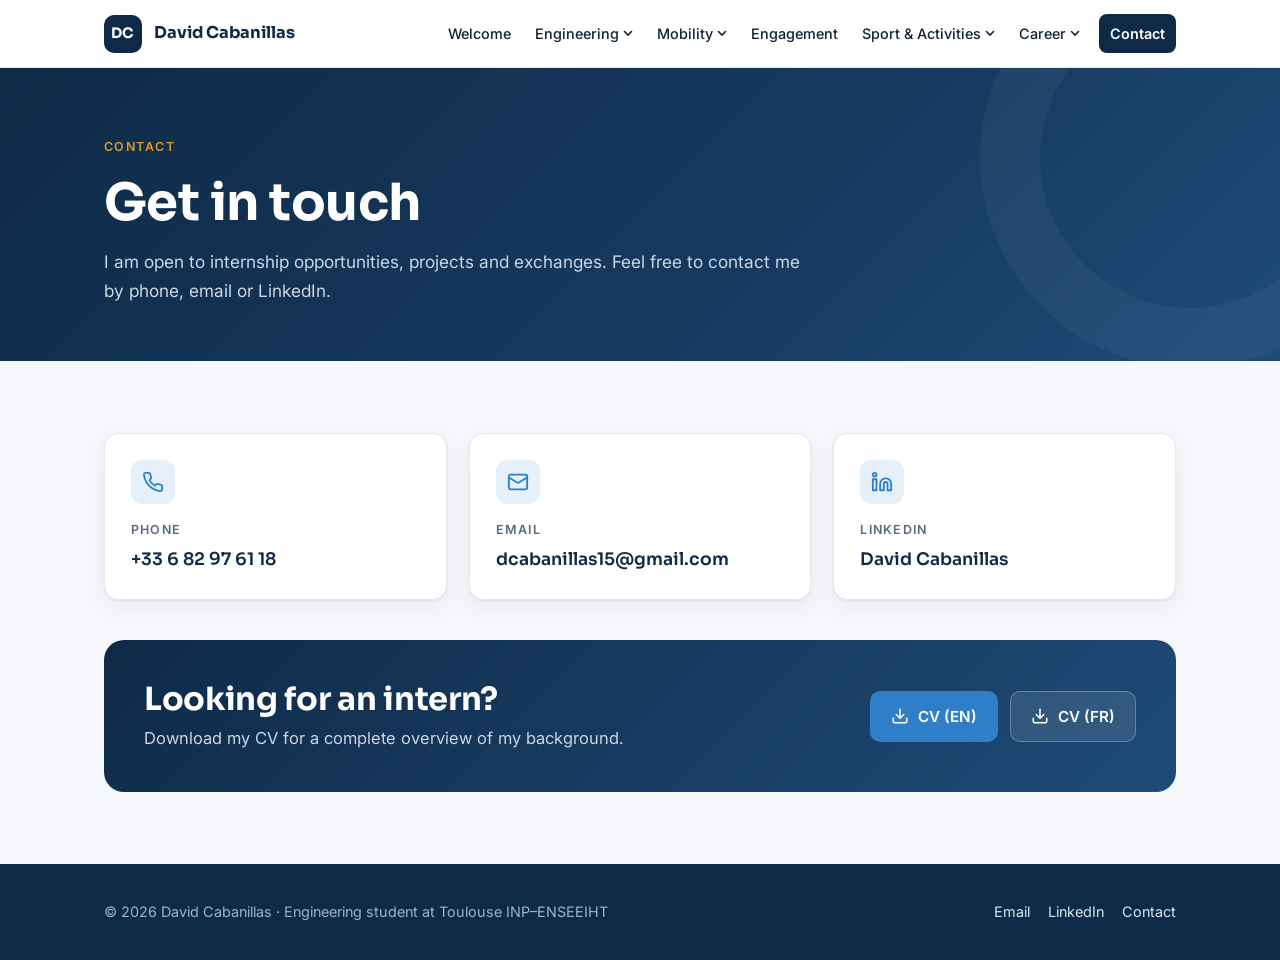
<file: contact.html>
<!doctype html>
<html lang="en">
<head>
<meta charset="utf-8">
<meta name="viewport" content="width=device-width, initial-scale=1">
<title>Contact · David Cabanillas</title>
<meta name="description" content="Contact David Cabanillas: phone, email and LinkedIn.">
<meta name="author" content="David Cabanillas">
<meta property="og:title" content="Contact · David Cabanillas">
<meta property="og:description" content="Contact David Cabanillas: phone, email and LinkedIn.">
<meta property="og:image" content="assets/img/david-cabanillas.jpg">
<link rel="icon" href="data:image/svg+xml,%3Csvg xmlns='http://www.w3.org/2000/svg' viewBox='0 0 64 64'%3E%3Crect width='64' height='64' rx='14' fill='%230e2a47'/%3E%3Ctext x='32' y='42' font-family='Arial' font-weight='700' font-size='26' fill='white' text-anchor='middle'%3EDC%3C/text%3E%3C/svg%3E">
<link rel="preconnect" href="https://fonts.googleapis.com">
<link rel="preconnect" href="https://fonts.gstatic.com" crossorigin>
<link href="https://fonts.googleapis.com/css2?family=Inter:wght@400;500;600;700&family=Sora:wght@500;600;700&display=swap" rel="stylesheet">
<link rel="stylesheet" href="assets/css/style.css">
</head>
<body>
<header class="site-header">
  <div class="container">
    <a class="brand" href="index.html" aria-label="David Cabanillas, home">
      <span class="brand-mark">DC</span><span class="brand-name">David Cabanillas</span>
    </a>
    <button class="menu-toggle" aria-label="Open menu" aria-expanded="false">
      <svg viewBox="0 0 24 24" fill="none" stroke="currentColor" stroke-width="2" stroke-linecap="round"><line x1="3" y1="6" x2="21" y2="6"/><line x1="3" y1="12" x2="21" y2="12"/><line x1="3" y1="18" x2="21" y2="18"/></svg>
    </button>
    <nav class="nav" aria-label="Main navigation"><ul><li><a class="nav-link" href="index.html">Welcome</a></li><li class="has-dropdown"><a class="nav-link" href="engineering.html">Engineering<svg class="chev" viewBox="0 0 10 10" aria-hidden="true"><path d="M1.5 3.5 5 7l3.5-3.5" fill="none" stroke="currentColor" stroke-width="1.6" stroke-linecap="round"/></svg></a><ul class="dropdown"><li><a href="engineering.html#skills">Skills</a></li><li><a href="engineering.html#projects">Projects</a></li><li><a href="engineering.html#productions">Productions</a></li></ul></li><li class="has-dropdown"><a class="nav-link" href="mobility.html">Mobility<svg class="chev" viewBox="0 0 10 10" aria-hidden="true"><path d="M1.5 3.5 5 7l3.5-3.5" fill="none" stroke="currentColor" stroke-width="1.6" stroke-linecap="round"/></svg></a><ul class="dropdown"><li><a href="mobility.html#languages">Languages</a></li><li><a href="mobility.html#future-mobility">Future Mobility</a></li></ul></li><li><a class="nav-link" href="engagement.html">Engagement</a></li><li class="has-dropdown"><a class="nav-link" href="activities.html">Sport & Activities<svg class="chev" viewBox="0 0 10 10" aria-hidden="true"><path d="M1.5 3.5 5 7l3.5-3.5" fill="none" stroke="currentColor" stroke-width="1.6" stroke-linecap="round"/></svg></a><ul class="dropdown"><li><a href="activities.html#climbing">Climbing</a></li><li><a href="activities.html#music">Music & Piano</a></li><li><a href="activities.html#other">Other interests</a></li></ul></li><li class="has-dropdown"><a class="nav-link" href="career.html">Career<svg class="chev" viewBox="0 0 10 10" aria-hidden="true"><path d="M1.5 3.5 5 7l3.5-3.5" fill="none" stroke="currentColor" stroke-width="1.6" stroke-linecap="round"/></svg></a><ul class="dropdown"><li><a href="career.html#pitch">Elevator Pitch</a></li><li><a href="career.html#internships">Internships</a></li><li><a href="career.html#student-jobs">Student Jobs</a></li><li><a href="career.html#cv">CV & LinkedIn</a></li></ul></li><li><a class="nav-link nav-contact active" href="contact.html">Contact</a></li></ul></nav>
  </div>
</header>
<main>
<section class="page-hero"><div class="container">
  <span class="eyebrow">Contact</span>
  <h1>Get in touch</h1>
  <p>I am open to internship opportunities, projects and exchanges. Feel free to contact me by phone, email or LinkedIn.</p>
</div></section>
<section class="section">
  <div class="container">
    <div class="contact-grid">
      <a class="card contact-card reveal" href="tel:+33682976118"><div class="card-icon"><svg viewBox="0 0 24 24" fill="none" stroke="currentColor" stroke-width="2" stroke-linecap="round" stroke-linejoin="round" aria-hidden="true"><path d="M22 16.92v3a2 2 0 0 1-2.18 2 19.79 19.79 0 0 1-8.63-3.07 19.5 19.5 0 0 1-6-6 19.79 19.79 0 0 1-3.07-8.67A2 2 0 0 1 4.11 2h3a2 2 0 0 1 2 1.72c.127.96.361 1.903.7 2.81a2 2 0 0 1-.45 2.11L8.09 9.91a16 16 0 0 0 6 6l1.27-1.27a2 2 0 0 1 2.11-.45c.907.339 1.85.573 2.81.7A2 2 0 0 1 22 16.92z"/></svg></div>
        <div class="label">Phone</div><div class="value">+33 6 82 97 61 18</div></a>
      <a class="card contact-card reveal" href="mailto:dcabanillas15@gmail.com"><div class="card-icon"><svg viewBox="0 0 24 24" fill="none" stroke="currentColor" stroke-width="2" stroke-linecap="round" stroke-linejoin="round" aria-hidden="true"><rect x="2" y="4" width="20" height="16" rx="2"/><path d="m22 7-10 6L2 7"/></svg></div>
        <div class="label">Email</div><div class="value">dcabanillas15@gmail.com</div></a>
      <a class="card contact-card reveal" href="https://www.linkedin.com/in/david-cabanillas-53a2602aa/" target="_blank" rel="noopener"><div class="card-icon"><svg viewBox="0 0 24 24" fill="none" stroke="currentColor" stroke-width="2" stroke-linecap="round" stroke-linejoin="round" aria-hidden="true"><path d="M16 8a6 6 0 0 1 6 6v7h-4v-7a2 2 0 0 0-4 0v7h-4v-7a6 6 0 0 1 6-6z"/><rect x="2" y="9" width="4" height="12"/><circle cx="4" cy="4" r="2"/></svg></div>
        <div class="label">LinkedIn</div><div class="value">David Cabanillas</div></a>
    </div>
    <div class="cta reveal" style="margin-top:40px">
      <div><h2>Looking for an intern?</h2><p>Download my CV for a complete overview of my background.</p></div>
      <div class="btn-row">
        <a class="btn btn-primary" href="assets/docs/David-Cabanillas-CV-EN.pdf" download><svg viewBox="0 0 24 24" fill="none" stroke="currentColor" stroke-width="2" stroke-linecap="round" stroke-linejoin="round" aria-hidden="true"><path d="M21 15v4a2 2 0 0 1-2 2H5a2 2 0 0 1-2-2v-4"/><polyline points="7 10 12 15 17 10"/><line x1="12" y1="15" x2="12" y2="3"/></svg> CV (EN)</a>
        <a class="btn btn-light" href="assets/docs/David-Cabanillas-CV-FR.pdf" download><svg viewBox="0 0 24 24" fill="none" stroke="currentColor" stroke-width="2" stroke-linecap="round" stroke-linejoin="round" aria-hidden="true"><path d="M21 15v4a2 2 0 0 1-2 2H5a2 2 0 0 1-2-2v-4"/><polyline points="7 10 12 15 17 10"/><line x1="12" y1="15" x2="12" y2="3"/></svg> CV (FR)</a>
      </div>
    </div>
  </div>
</section>

</main>
<footer class="site-footer">
  <div class="container">
    <span>© <span id="year">2026</span> David Cabanillas · Engineering student at Toulouse INP–ENSEEIHT</span>
    <div class="footer-links">
      <a href="mailto:dcabanillas15@gmail.com">Email</a>
      <a href="https://www.linkedin.com/in/david-cabanillas-53a2602aa/" target="_blank" rel="noopener">LinkedIn</a>
      <a href="contact.html">Contact</a>
    </div>
  </div>
</footer>
<script src="assets/js/main.js"></script>
</body>
</html>
</file>
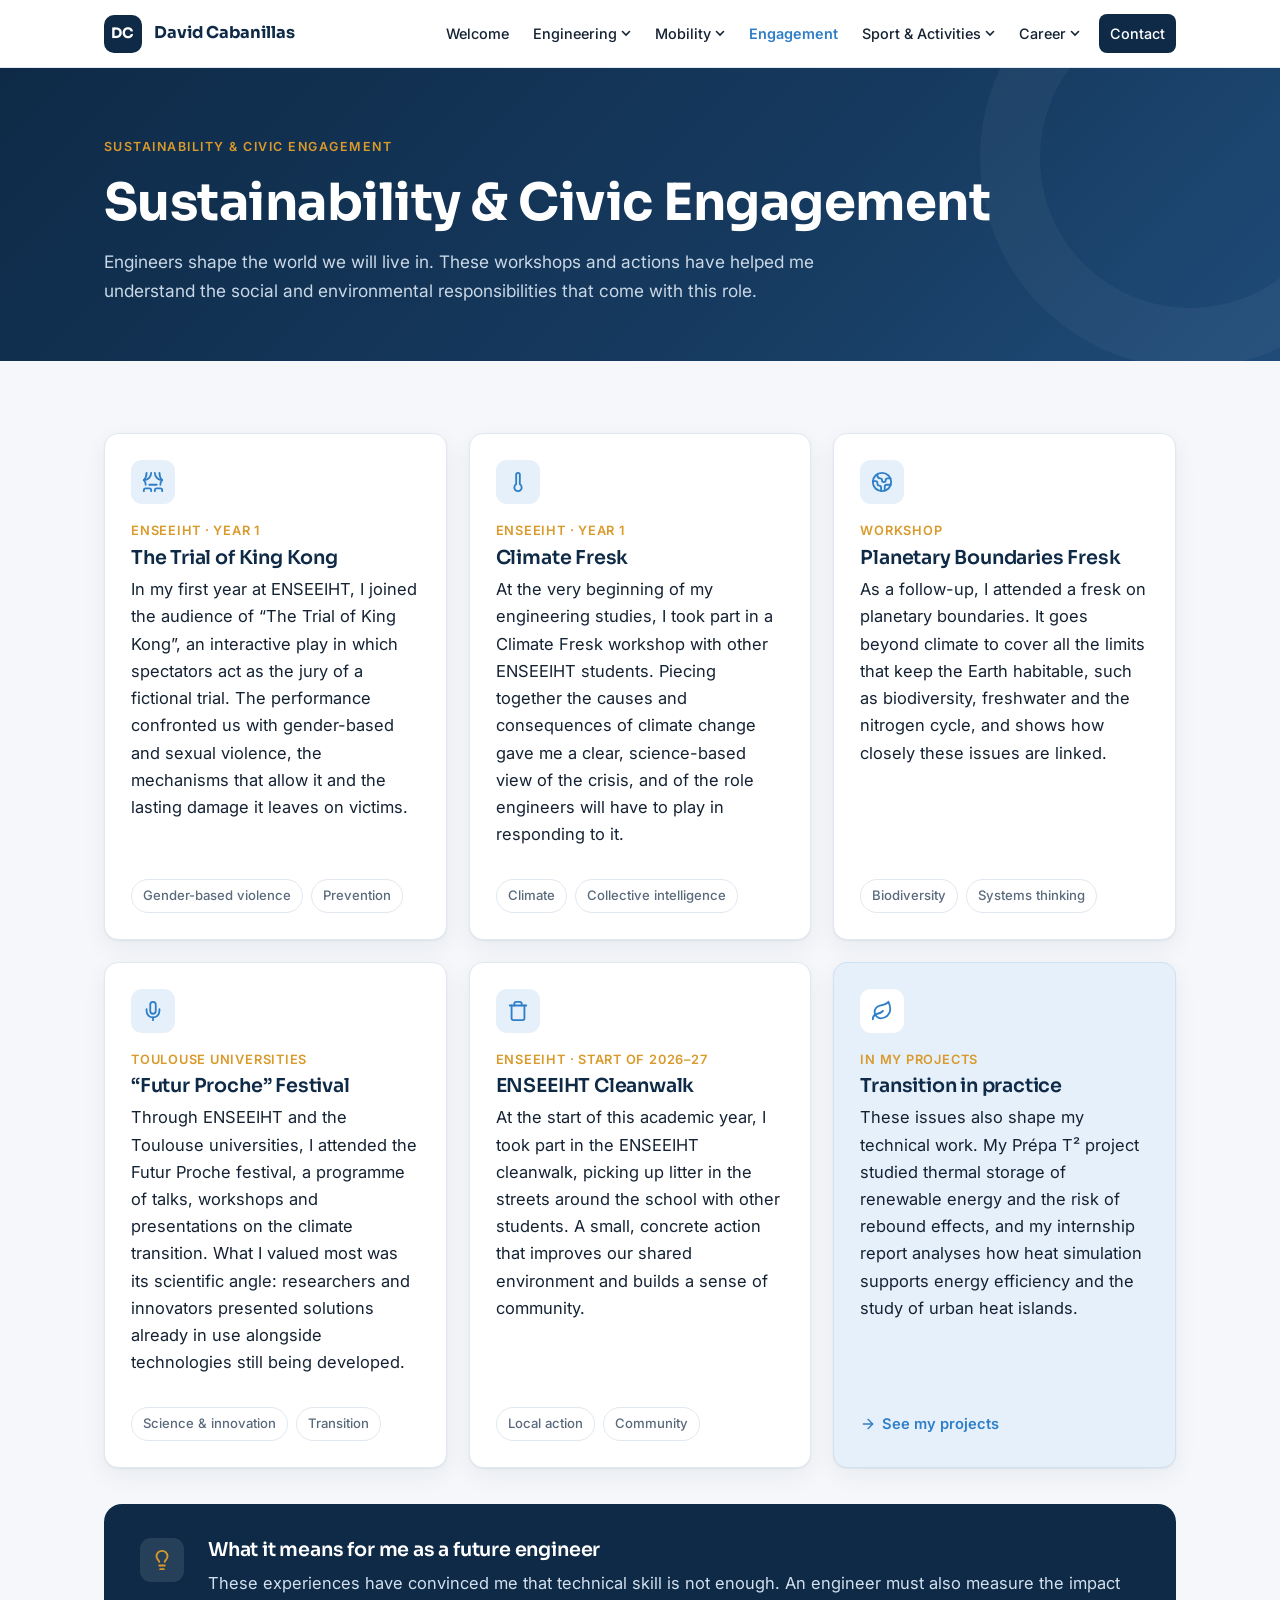
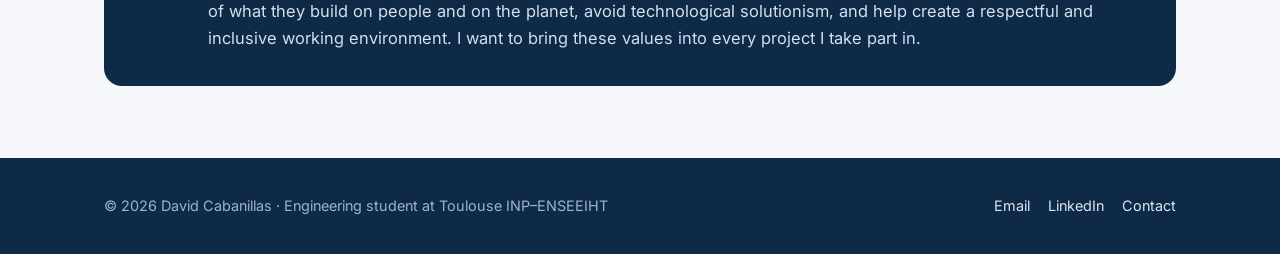
<file: engagement.html>
<!doctype html>
<html lang="en">
<head>
<meta charset="utf-8">
<meta name="viewport" content="width=device-width, initial-scale=1">
<title>Sustainability & Civic Engagement · David Cabanillas</title>
<meta name="description" content="Sustainability and civic engagement of David Cabanillas: Climate Fresk, Planetary Boundaries Fresk, Futur Proche festival and more.">
<meta name="author" content="David Cabanillas">
<meta property="og:title" content="Sustainability & Civic Engagement · David Cabanillas">
<meta property="og:description" content="Sustainability and civic engagement of David Cabanillas: Climate Fresk, Planetary Boundaries Fresk, Futur Proche festival and more.">
<meta property="og:image" content="assets/img/david-cabanillas.jpg">
<link rel="icon" href="data:image/svg+xml,%3Csvg xmlns='http://www.w3.org/2000/svg' viewBox='0 0 64 64'%3E%3Crect width='64' height='64' rx='14' fill='%230e2a47'/%3E%3Ctext x='32' y='42' font-family='Arial' font-weight='700' font-size='26' fill='white' text-anchor='middle'%3EDC%3C/text%3E%3C/svg%3E">
<link rel="preconnect" href="https://fonts.googleapis.com">
<link rel="preconnect" href="https://fonts.gstatic.com" crossorigin>
<link href="https://fonts.googleapis.com/css2?family=Inter:wght@400;500;600;700&family=Sora:wght@500;600;700&display=swap" rel="stylesheet">
<link rel="stylesheet" href="assets/css/style.css">
</head>
<body>
<header class="site-header">
  <div class="container">
    <a class="brand" href="index.html" aria-label="David Cabanillas, home">
      <span class="brand-mark">DC</span><span class="brand-name">David Cabanillas</span>
    </a>
    <button class="menu-toggle" aria-label="Open menu" aria-expanded="false">
      <svg viewBox="0 0 24 24" fill="none" stroke="currentColor" stroke-width="2" stroke-linecap="round"><line x1="3" y1="6" x2="21" y2="6"/><line x1="3" y1="12" x2="21" y2="12"/><line x1="3" y1="18" x2="21" y2="18"/></svg>
    </button>
    <nav class="nav" aria-label="Main navigation"><ul><li><a class="nav-link" href="index.html">Welcome</a></li><li class="has-dropdown"><a class="nav-link" href="engineering.html">Engineering<svg class="chev" viewBox="0 0 10 10" aria-hidden="true"><path d="M1.5 3.5 5 7l3.5-3.5" fill="none" stroke="currentColor" stroke-width="1.6" stroke-linecap="round"/></svg></a><ul class="dropdown"><li><a href="engineering.html#skills">Skills</a></li><li><a href="engineering.html#projects">Projects</a></li><li><a href="engineering.html#productions">Productions</a></li></ul></li><li class="has-dropdown"><a class="nav-link" href="mobility.html">Mobility<svg class="chev" viewBox="0 0 10 10" aria-hidden="true"><path d="M1.5 3.5 5 7l3.5-3.5" fill="none" stroke="currentColor" stroke-width="1.6" stroke-linecap="round"/></svg></a><ul class="dropdown"><li><a href="mobility.html#languages">Languages</a></li><li><a href="mobility.html#future-mobility">Future Mobility</a></li></ul></li><li><a class="nav-link active" href="engagement.html">Engagement</a></li><li class="has-dropdown"><a class="nav-link" href="activities.html">Sport & Activities<svg class="chev" viewBox="0 0 10 10" aria-hidden="true"><path d="M1.5 3.5 5 7l3.5-3.5" fill="none" stroke="currentColor" stroke-width="1.6" stroke-linecap="round"/></svg></a><ul class="dropdown"><li><a href="activities.html#climbing">Climbing</a></li><li><a href="activities.html#music">Music & Piano</a></li><li><a href="activities.html#other">Other interests</a></li></ul></li><li class="has-dropdown"><a class="nav-link" href="career.html">Career<svg class="chev" viewBox="0 0 10 10" aria-hidden="true"><path d="M1.5 3.5 5 7l3.5-3.5" fill="none" stroke="currentColor" stroke-width="1.6" stroke-linecap="round"/></svg></a><ul class="dropdown"><li><a href="career.html#pitch">Elevator Pitch</a></li><li><a href="career.html#internships">Internships</a></li><li><a href="career.html#student-jobs">Student Jobs</a></li><li><a href="career.html#cv">CV & LinkedIn</a></li></ul></li><li><a class="nav-link nav-contact" href="contact.html">Contact</a></li></ul></nav>
  </div>
</header>
<main>
<section class="page-hero"><div class="container">
  <span class="eyebrow">Sustainability & civic engagement</span>
  <h1>Sustainability &amp; Civic Engagement</h1>
  <p>Engineers shape the world we will live in. These workshops and actions have helped me understand the social and environmental responsibilities that come with this role.</p>
</div></section>
<section class="section">
  <div class="container">
    <div class="grid grid-3">
      <article class="card engage reveal"><div class="card-icon"><svg viewBox="0 0 24 24" fill="none" stroke="currentColor" stroke-width="2" stroke-linecap="round" stroke-linejoin="round" aria-hidden="true"><path d="M2 10s3-3 3-8"/><path d="M22 10s-3-3-3-8"/><path d="M10 2c0 4.4-3.6 8-8 8"/><path d="M14 2c0 4.4 3.6 8 8 8"/><path d="M2 10s2 2 2 5"/><path d="M22 10s-2 2-2 5"/><path d="M8 15h8"/><path d="M2 22v-1a2 2 0 0 1 2-2h4a2 2 0 0 1 2 2v1"/><path d="M14 22v-1a2 2 0 0 1 2-2h4a2 2 0 0 1 2 2v1"/></svg></div>
        <span class="when">ENSEEIHT · Year 1</span><h3>The Trial of King Kong</h3>
        <p>In my first year at ENSEEIHT, I joined the audience of “The Trial of King Kong”, an interactive play in which spectators act as the jury of a fictional trial. The performance confronted us with gender-based and sexual violence, the mechanisms that allow it and the lasting damage it leaves on victims.</p>
        <div class="theme"><ul class="tags"><li><span class="tag outline">Gender-based violence</span></li><li><span class="tag outline">Prevention</span></li></ul></div></article>
      <article class="card engage reveal"><div class="card-icon"><svg viewBox="0 0 24 24" fill="none" stroke="currentColor" stroke-width="2" stroke-linecap="round" stroke-linejoin="round" aria-hidden="true"><path d="M14 4v10.54a4 4 0 1 1-4 0V4a2 2 0 0 1 4 0Z"/></svg></div>
        <span class="when">ENSEEIHT · Year 1</span><h3>Climate Fresk</h3>
        <p>At the very beginning of my engineering studies, I took part in a Climate Fresk workshop with other ENSEEIHT students. Piecing together the causes and consequences of climate change gave me a clear, science-based view of the crisis, and of the role engineers will have to play in responding to it.</p>
        <div class="theme"><ul class="tags"><li><span class="tag outline">Climate</span></li><li><span class="tag outline">Collective intelligence</span></li></ul></div></article>
      <article class="card engage reveal"><div class="card-icon"><svg viewBox="0 0 24 24" fill="none" stroke="currentColor" stroke-width="2" stroke-linecap="round" stroke-linejoin="round" aria-hidden="true"><path d="M21.54 15H17a2 2 0 0 0-2 2v4.54"/><path d="M7 3.34V5a3 3 0 0 0 3 3a2 2 0 0 1 2 2c0 1.1.9 2 2 2a2 2 0 0 0 2-2c0-1.1.9-2 2-2h3.17"/><path d="M11 21.95V18a2 2 0 0 0-2-2a2 2 0 0 1-2-2v-1a2 2 0 0 0-2-2H2.05"/><circle cx="12" cy="12" r="10"/></svg></div>
        <span class="when">Workshop</span><h3>Planetary Boundaries Fresk</h3>
        <p>As a follow-up, I attended a fresk on planetary boundaries. It goes beyond climate to cover all the limits that keep the Earth habitable, such as biodiversity, freshwater and the nitrogen cycle, and shows how closely these issues are linked.</p>
        <div class="theme"><ul class="tags"><li><span class="tag outline">Biodiversity</span></li><li><span class="tag outline">Systems thinking</span></li></ul></div></article>
      <article class="card engage reveal"><div class="card-icon"><svg viewBox="0 0 24 24" fill="none" stroke="currentColor" stroke-width="2" stroke-linecap="round" stroke-linejoin="round" aria-hidden="true"><path d="M12 2a3 3 0 0 0-3 3v7a3 3 0 0 0 6 0V5a3 3 0 0 0-3-3Z"/><path d="M19 10v2a7 7 0 0 1-14 0v-2"/><line x1="12" y1="19" x2="12" y2="22"/></svg></div>
        <span class="when">Toulouse universities</span><h3>“Futur Proche” Festival</h3>
        <p>Through ENSEEIHT and the Toulouse universities, I attended the Futur Proche festival, a programme of talks, workshops and presentations on the climate transition. What I valued most was its scientific angle: researchers and innovators presented solutions already in use alongside technologies still being developed.</p>
        <div class="theme"><ul class="tags"><li><span class="tag outline">Science & innovation</span></li><li><span class="tag outline">Transition</span></li></ul></div></article>
      <article class="card engage reveal"><div class="card-icon"><svg viewBox="0 0 24 24" fill="none" stroke="currentColor" stroke-width="2" stroke-linecap="round" stroke-linejoin="round" aria-hidden="true"><path d="M3 6h18"/><path d="M19 6v14c0 1-1 2-2 2H7c-1 0-2-1-2-2V6"/><path d="M8 6V4c0-1 1-2 2-2h4c1 0 2 1 2 2v2"/></svg></div>
        <span class="when">ENSEEIHT · Start of 2026–27</span><h3>ENSEEIHT Cleanwalk</h3>
        <p>At the start of this academic year, I took part in the ENSEEIHT cleanwalk, picking up litter in the streets around the school with other students. A small, concrete action that improves our shared environment and builds a sense of community.</p>
        <div class="theme"><ul class="tags"><li><span class="tag outline">Local action</span></li><li><span class="tag outline">Community</span></li></ul></div></article>
      <article class="card engage reveal" style="background:var(--accent-soft);border-color:#cfe1f3"><div class="card-icon" style="background:#fff"><svg viewBox="0 0 24 24" fill="none" stroke="currentColor" stroke-width="2" stroke-linecap="round" stroke-linejoin="round" aria-hidden="true"><path d="M11 20A7 7 0 0 1 9.8 6.1C15.5 5 17 4.48 19 2c1 2 2 4.18 2 8 0 5.5-4.78 10-10 10Z"/><path d="M2 21c0-3 1.85-5.36 5.08-6C9.5 14.52 12 13 13 12"/></svg></div>
        <span class="when">In my projects</span><h3>Transition in practice</h3>
        <p>These issues also shape my technical work. My Prépa T² project studied thermal storage of renewable energy and the risk of rebound effects, and my internship report analyses how heat simulation supports energy efficiency and the study of urban heat islands.</p>
        <div class="theme"><a class="link-btn" href="engineering.html#projects"><svg viewBox="0 0 24 24" fill="none" stroke="currentColor" stroke-width="2" stroke-linecap="round" stroke-linejoin="round" aria-hidden="true"><line x1="5" y1="12" x2="19" y2="12"/><polyline points="12 5 19 12 12 19"/></svg> See my projects</a></div></article>
    </div>
    <div class="reflection reveal">
      <div class="card-icon"><svg viewBox="0 0 24 24" fill="none" stroke="currentColor" stroke-width="2" stroke-linecap="round" stroke-linejoin="round" aria-hidden="true"><path d="M15 14c.2-1 .7-1.7 1.5-2.5 1-.9 1.5-2.2 1.5-3.5A6 6 0 0 0 6 8c0 1 .2 2.2 1.5 3.5.7.7 1.3 1.5 1.5 2.5"/><path d="M9 18h6"/><path d="M10 22h4"/></svg></div>
      <div><h3>What it means for me as a future engineer</h3>
        <p>These experiences have convinced me that technical skill is not enough. An engineer must also measure the impact of what they build on people and on the planet, avoid technological solutionism, and help create a respectful and inclusive working environment. I want to bring these values into every project I take part in.</p></div>
    </div>
  </div>
</section>

</main>
<footer class="site-footer">
  <div class="container">
    <span>© <span id="year">2026</span> David Cabanillas · Engineering student at Toulouse INP–ENSEEIHT</span>
    <div class="footer-links">
      <a href="mailto:dcabanillas15@gmail.com">Email</a>
      <a href="https://www.linkedin.com/in/david-cabanillas-53a2602aa/" target="_blank" rel="noopener">LinkedIn</a>
      <a href="contact.html">Contact</a>
    </div>
  </div>
</footer>
<script src="assets/js/main.js"></script>
</body>
</html>
</file>
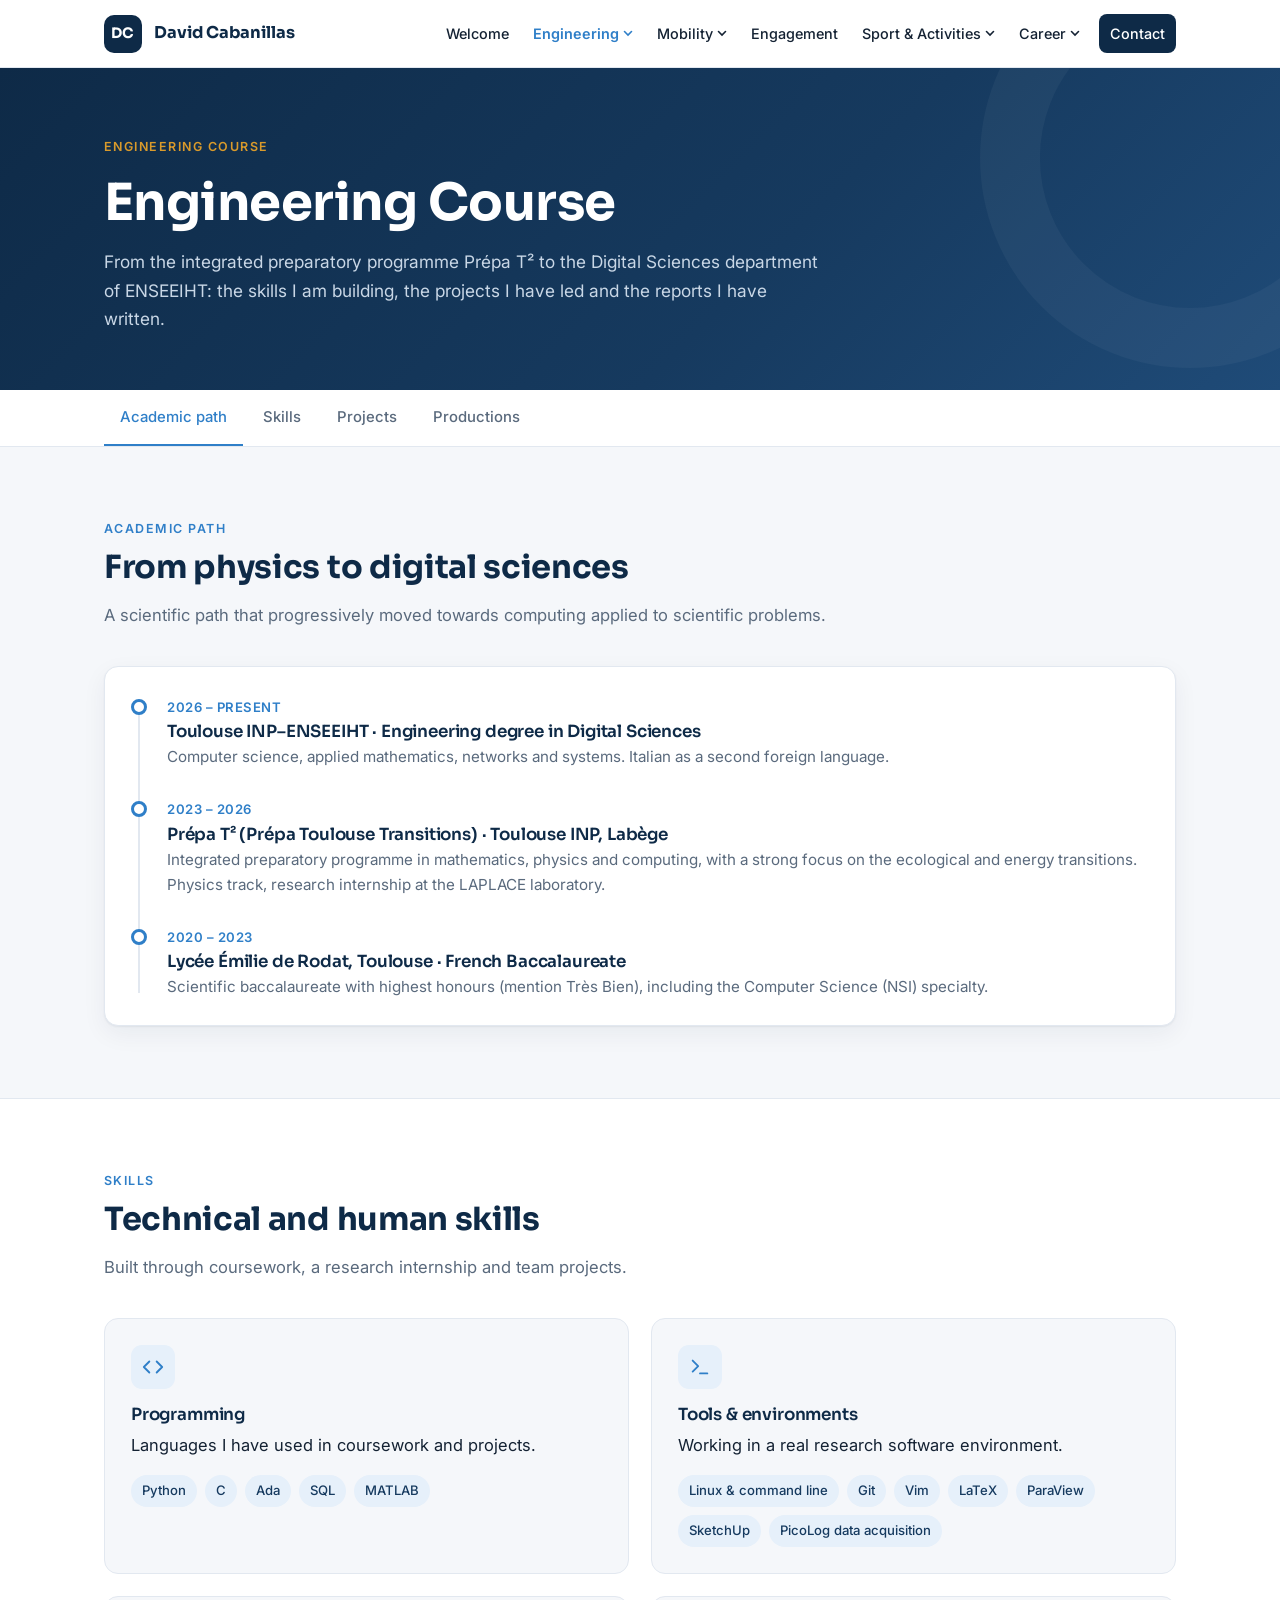
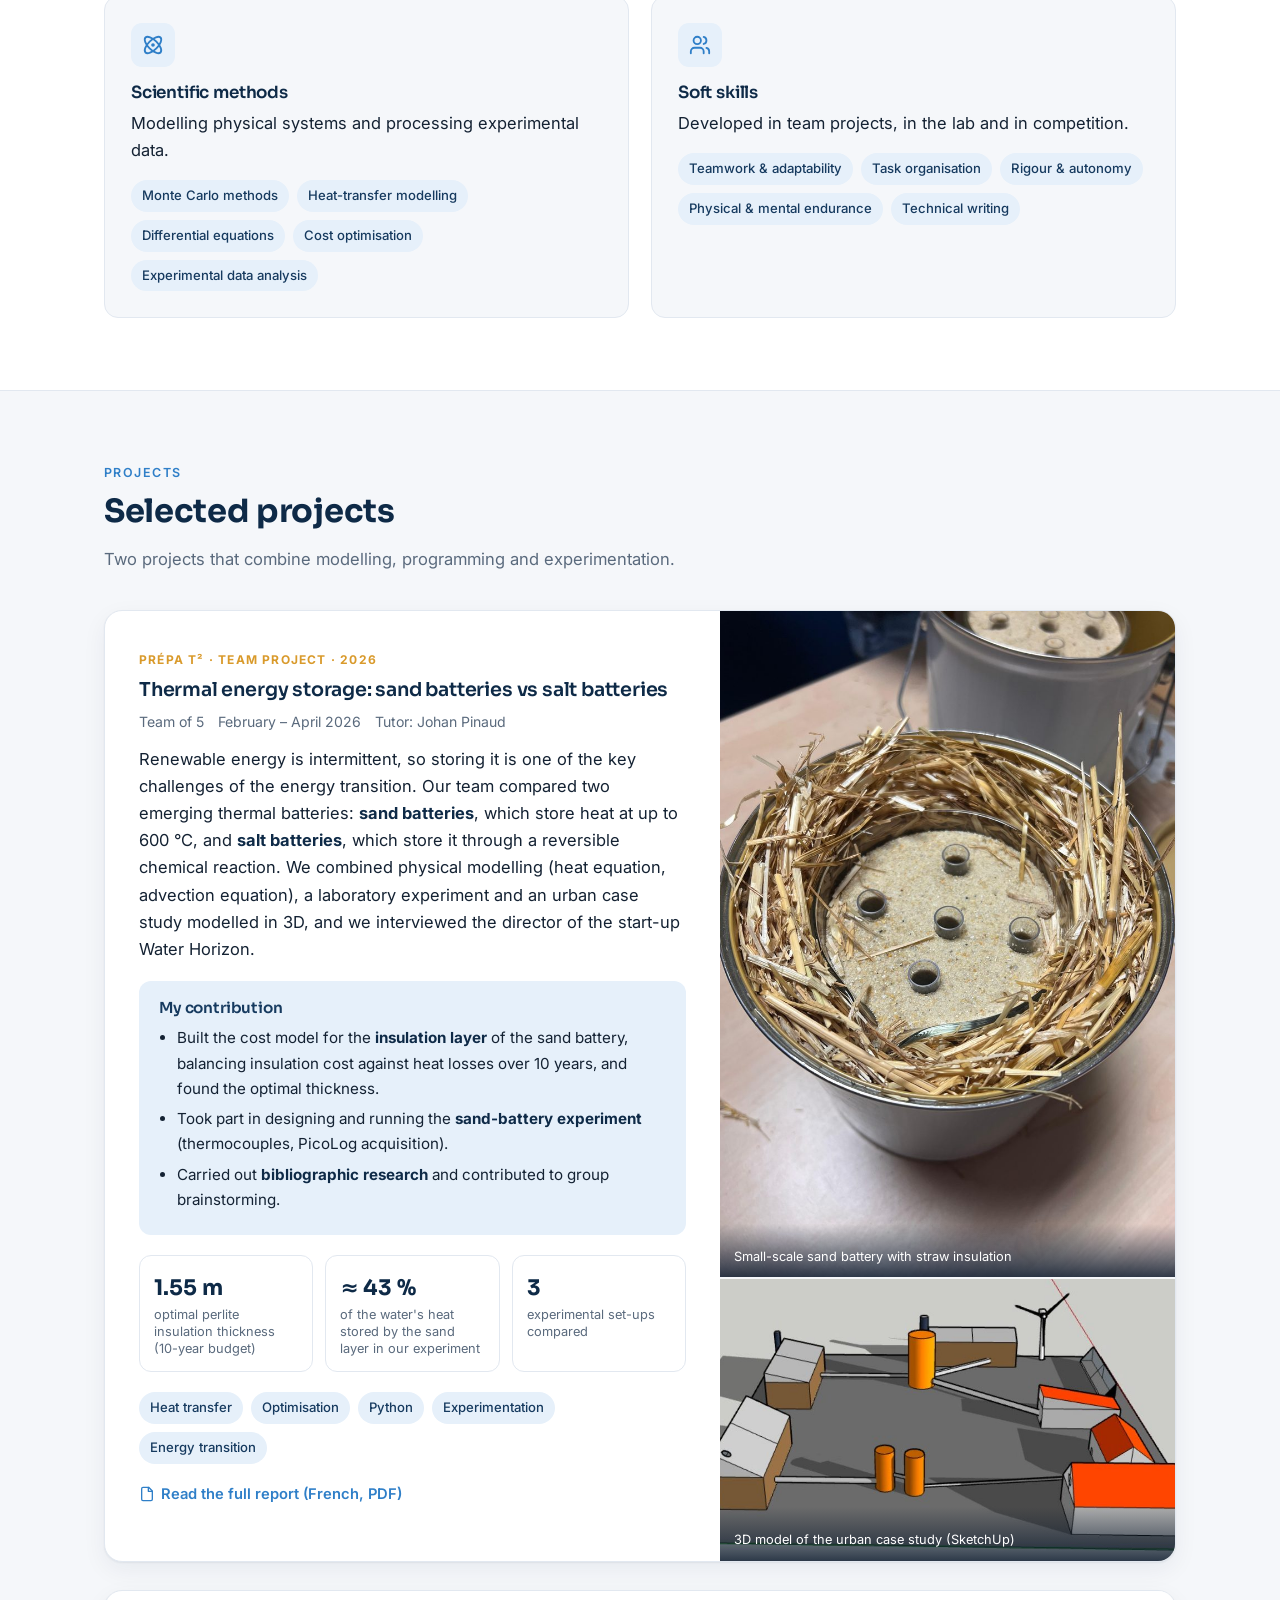
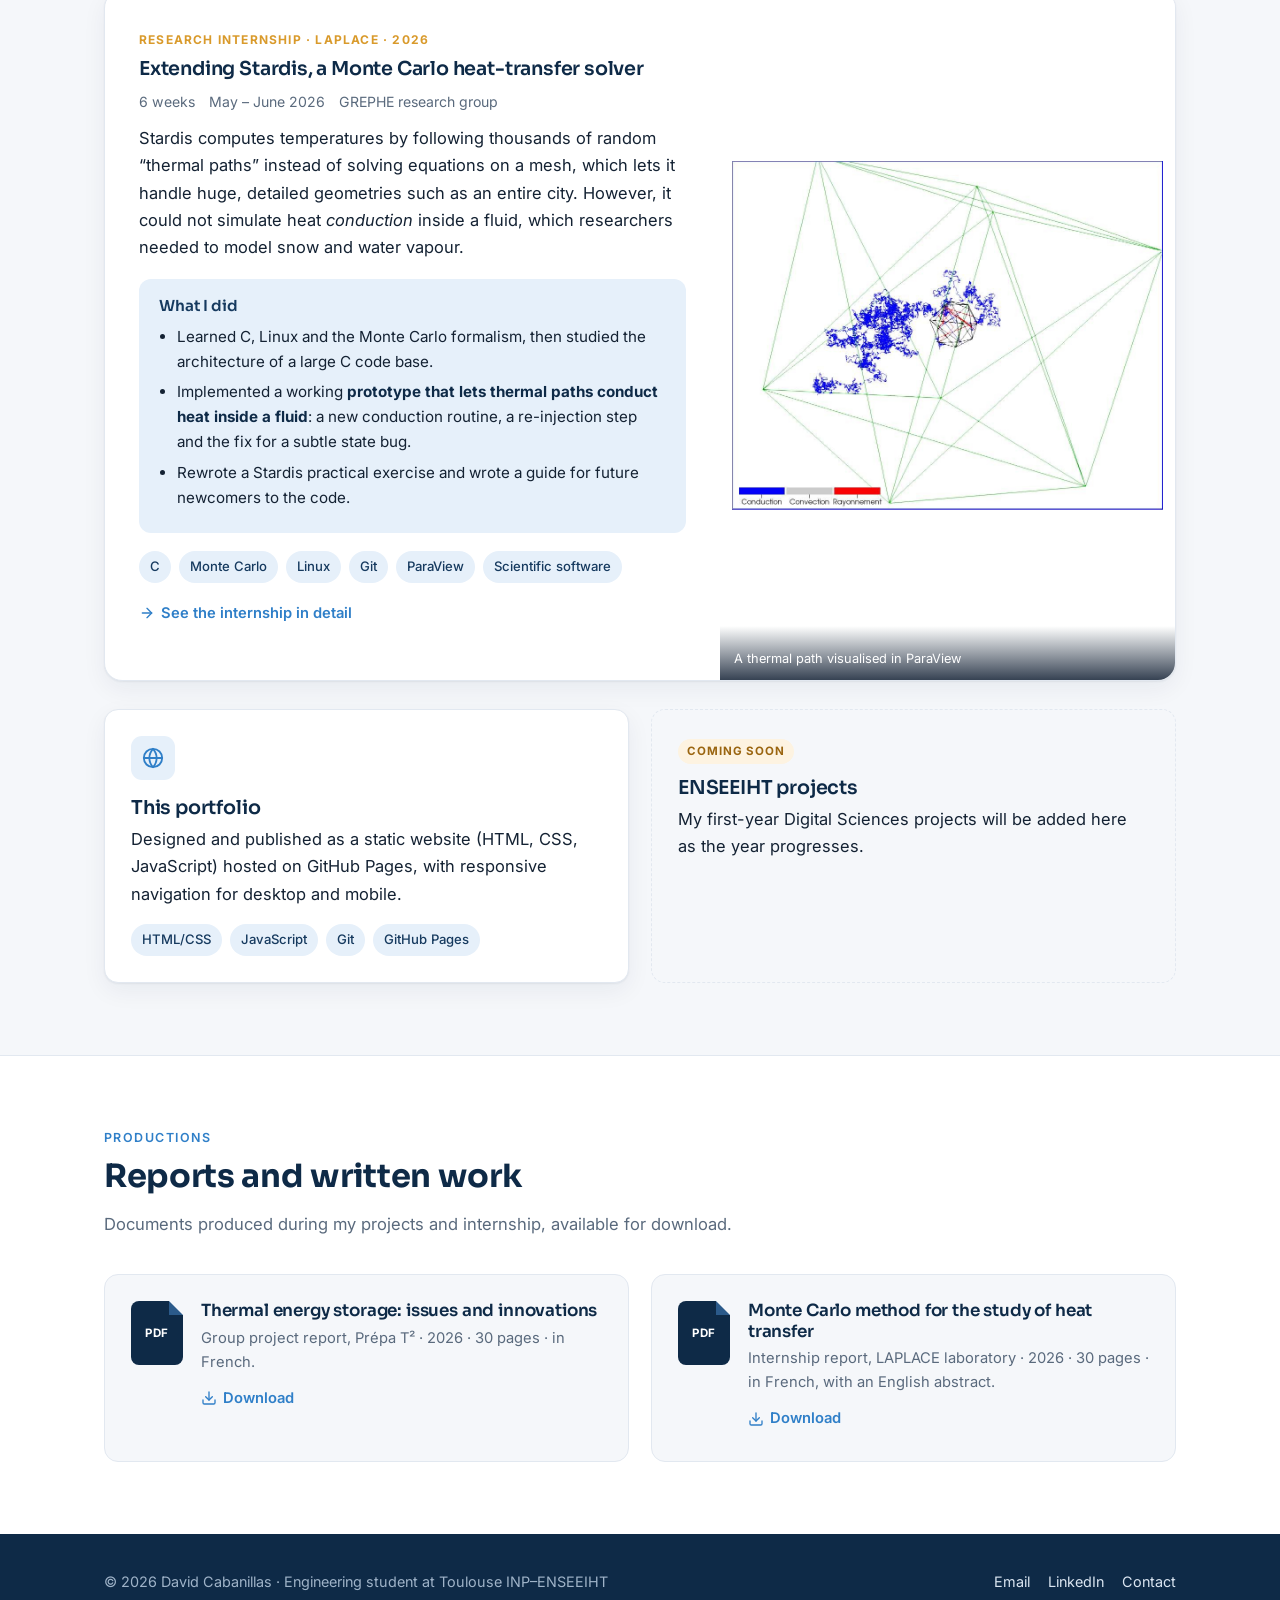
<file: engineering.html>
<!doctype html>
<html lang="en">
<head>
<meta charset="utf-8">
<meta name="viewport" content="width=device-width, initial-scale=1">
<title>Engineering Course · David Cabanillas</title>
<meta name="description" content="Skills, projects and productions of David Cabanillas, engineering student at ENSEEIHT.">
<meta name="author" content="David Cabanillas">
<meta property="og:title" content="Engineering Course · David Cabanillas">
<meta property="og:description" content="Skills, projects and productions of David Cabanillas, engineering student at ENSEEIHT.">
<meta property="og:image" content="assets/img/david-cabanillas.jpg">
<link rel="icon" href="data:image/svg+xml,%3Csvg xmlns='http://www.w3.org/2000/svg' viewBox='0 0 64 64'%3E%3Crect width='64' height='64' rx='14' fill='%230e2a47'/%3E%3Ctext x='32' y='42' font-family='Arial' font-weight='700' font-size='26' fill='white' text-anchor='middle'%3EDC%3C/text%3E%3C/svg%3E">
<link rel="preconnect" href="https://fonts.googleapis.com">
<link rel="preconnect" href="https://fonts.gstatic.com" crossorigin>
<link href="https://fonts.googleapis.com/css2?family=Inter:wght@400;500;600;700&family=Sora:wght@500;600;700&display=swap" rel="stylesheet">
<link rel="stylesheet" href="assets/css/style.css">
</head>
<body>
<header class="site-header">
  <div class="container">
    <a class="brand" href="index.html" aria-label="David Cabanillas, home">
      <span class="brand-mark">DC</span><span class="brand-name">David Cabanillas</span>
    </a>
    <button class="menu-toggle" aria-label="Open menu" aria-expanded="false">
      <svg viewBox="0 0 24 24" fill="none" stroke="currentColor" stroke-width="2" stroke-linecap="round"><line x1="3" y1="6" x2="21" y2="6"/><line x1="3" y1="12" x2="21" y2="12"/><line x1="3" y1="18" x2="21" y2="18"/></svg>
    </button>
    <nav class="nav" aria-label="Main navigation"><ul><li><a class="nav-link" href="index.html">Welcome</a></li><li class="has-dropdown"><a class="nav-link active" href="engineering.html">Engineering<svg class="chev" viewBox="0 0 10 10" aria-hidden="true"><path d="M1.5 3.5 5 7l3.5-3.5" fill="none" stroke="currentColor" stroke-width="1.6" stroke-linecap="round"/></svg></a><ul class="dropdown"><li><a href="engineering.html#skills">Skills</a></li><li><a href="engineering.html#projects">Projects</a></li><li><a href="engineering.html#productions">Productions</a></li></ul></li><li class="has-dropdown"><a class="nav-link" href="mobility.html">Mobility<svg class="chev" viewBox="0 0 10 10" aria-hidden="true"><path d="M1.5 3.5 5 7l3.5-3.5" fill="none" stroke="currentColor" stroke-width="1.6" stroke-linecap="round"/></svg></a><ul class="dropdown"><li><a href="mobility.html#languages">Languages</a></li><li><a href="mobility.html#future-mobility">Future Mobility</a></li></ul></li><li><a class="nav-link" href="engagement.html">Engagement</a></li><li class="has-dropdown"><a class="nav-link" href="activities.html">Sport & Activities<svg class="chev" viewBox="0 0 10 10" aria-hidden="true"><path d="M1.5 3.5 5 7l3.5-3.5" fill="none" stroke="currentColor" stroke-width="1.6" stroke-linecap="round"/></svg></a><ul class="dropdown"><li><a href="activities.html#climbing">Climbing</a></li><li><a href="activities.html#music">Music & Piano</a></li><li><a href="activities.html#other">Other interests</a></li></ul></li><li class="has-dropdown"><a class="nav-link" href="career.html">Career<svg class="chev" viewBox="0 0 10 10" aria-hidden="true"><path d="M1.5 3.5 5 7l3.5-3.5" fill="none" stroke="currentColor" stroke-width="1.6" stroke-linecap="round"/></svg></a><ul class="dropdown"><li><a href="career.html#pitch">Elevator Pitch</a></li><li><a href="career.html#internships">Internships</a></li><li><a href="career.html#student-jobs">Student Jobs</a></li><li><a href="career.html#cv">CV & LinkedIn</a></li></ul></li><li><a class="nav-link nav-contact" href="contact.html">Contact</a></li></ul></nav>
  </div>
</header>
<main>
<section class="page-hero"><div class="container">
  <span class="eyebrow">Engineering course</span>
  <h1>Engineering Course</h1>
  <p>From the integrated preparatory programme Prépa T² to the Digital Sciences department of ENSEEIHT: the skills I am building, the projects I have led and the reports I have written.</p>
</div></section><nav class="subtabs" aria-label="Sections"><div class="container"><ul><li><a href="#path">Academic path</a></li><li><a href="#skills">Skills</a></li><li><a href="#projects">Projects</a></li><li><a href="#productions">Productions</a></li></ul></div></nav>
<section class="section" id="path">
  <div class="container">
    <div class="section-head reveal"><span class="kicker">Academic path</span><h2>From physics to digital sciences</h2>
      <p>A scientific path that progressively moved towards computing applied to scientific problems.</p></div>
    <div class="card reveal">
      <ul class="timeline">
        <li><span class="when">2026 – present</span><h4>Toulouse INP–ENSEEIHT · Engineering degree in Digital Sciences</h4>
          <p>Computer science, applied mathematics, networks and systems. Italian as a second foreign language.</p></li>
        <li><span class="when">2023 – 2026</span><h4>Prépa T² (Prépa Toulouse Transitions) · Toulouse INP, Labège</h4>
          <p>Integrated preparatory programme in mathematics, physics and computing, with a strong focus on the ecological and energy transitions. Physics track, research internship at the LAPLACE laboratory.</p></li>
        <li><span class="when">2020 – 2023</span><h4>Lycée Émilie de Rodat, Toulouse · French Baccalaureate</h4>
          <p>Scientific baccalaureate with highest honours (mention Très Bien), including the Computer Science (NSI) specialty.</p></li>
      </ul>
    </div>
  </div>
</section>

<section class="section alt" id="skills">
  <div class="container">
    <div class="section-head reveal"><span class="kicker">Skills</span><h2>Technical and human skills</h2>
      <p>Built through coursework, a research internship and team projects.</p></div>
    <div class="grid grid-2">
      <div class="card skill-group reveal"><div class="card-icon"><svg viewBox="0 0 24 24" fill="none" stroke="currentColor" stroke-width="2" stroke-linecap="round" stroke-linejoin="round" aria-hidden="true"><polyline points="16 18 22 12 16 6"/><polyline points="8 6 2 12 8 18"/></svg></div><h3>Programming</h3>
        <p>Languages I have used in coursework and projects.</p>
        <ul class="tags"><li><span class="tag">Python</span></li><li><span class="tag">C</span></li><li><span class="tag">Ada</span></li><li><span class="tag">SQL</span></li><li><span class="tag">MATLAB</span></li></ul></div>
      <div class="card skill-group reveal"><div class="card-icon"><svg viewBox="0 0 24 24" fill="none" stroke="currentColor" stroke-width="2" stroke-linecap="round" stroke-linejoin="round" aria-hidden="true"><polyline points="4 17 10 11 4 5"/><line x1="12" y1="19" x2="20" y2="19"/></svg></div><h3>Tools &amp; environments</h3>
        <p>Working in a real research software environment.</p>
        <ul class="tags"><li><span class="tag">Linux & command line</span></li><li><span class="tag">Git</span></li><li><span class="tag">Vim</span></li><li><span class="tag">LaTeX</span></li><li><span class="tag">ParaView</span></li><li><span class="tag">SketchUp</span></li><li><span class="tag">PicoLog data acquisition</span></li></ul></div>
      <div class="card skill-group reveal"><div class="card-icon"><svg viewBox="0 0 24 24" fill="none" stroke="currentColor" stroke-width="2" stroke-linecap="round" stroke-linejoin="round" aria-hidden="true"><circle cx="12" cy="12" r="1"/><path d="M20.2 20.2c2.04-2.03.02-7.36-4.5-11.9-4.54-4.52-9.87-6.54-11.9-4.5-2.04 2.03-.02 7.36 4.5 11.9 4.54 4.52 9.87 6.54 11.9 4.5Z"/><path d="M15.7 15.7c4.52-4.54 6.54-9.87 4.5-11.9-2.03-2.04-7.36-.02-11.9 4.5-4.52 4.54-6.54 9.87-4.5 11.9 2.03 2.04 7.36.02 11.9-4.5Z"/></svg></div><h3>Scientific methods</h3>
        <p>Modelling physical systems and processing experimental data.</p>
        <ul class="tags"><li><span class="tag">Monte Carlo methods</span></li><li><span class="tag">Heat-transfer modelling</span></li><li><span class="tag">Differential equations</span></li><li><span class="tag">Cost optimisation</span></li><li><span class="tag">Experimental data analysis</span></li></ul></div>
      <div class="card skill-group reveal"><div class="card-icon"><svg viewBox="0 0 24 24" fill="none" stroke="currentColor" stroke-width="2" stroke-linecap="round" stroke-linejoin="round" aria-hidden="true"><path d="M16 21v-2a4 4 0 0 0-4-4H6a4 4 0 0 0-4 4v2"/><circle cx="9" cy="7" r="4"/><path d="M22 21v-2a4 4 0 0 0-3-3.87"/><path d="M16 3.13a4 4 0 0 1 0 7.75"/></svg></div><h3>Soft skills</h3>
        <p>Developed in team projects, in the lab and in competition.</p>
        <ul class="tags"><li><span class="tag">Teamwork & adaptability</span></li><li><span class="tag">Task organisation</span></li><li><span class="tag">Rigour & autonomy</span></li><li><span class="tag">Physical & mental endurance</span></li><li><span class="tag">Technical writing</span></li></ul></div>
    </div>
  </div>
</section>

<section class="section" id="projects">
  <div class="container">
    <div class="section-head reveal"><span class="kicker">Projects</span><h2>Selected projects</h2>
      <p>Two projects that combine modelling, programming and experimentation.</p></div>

    <article class="project reveal">
      <div class="project-body">
        <span class="project-label">Prépa T² · Team project · 2026</span>
        <h3>Thermal energy storage: sand batteries vs salt batteries</h3>
        <div class="meta"><span>Team of 5</span><span>February – April 2026</span><span>Tutor: Johan Pinaud</span></div>
        <p>Renewable energy is intermittent, so storing it is one of the key challenges of the energy transition. Our team compared two emerging thermal batteries: <strong>sand batteries</strong>, which store heat at up to 600 °C, and <strong>salt batteries</strong>, which store it through a reversible chemical reaction. We combined physical modelling (heat equation, advection equation), a laboratory experiment and an urban case study modelled in 3D, and we interviewed the director of the start-up Water Horizon.</p>
        <div class="contrib">
          <h4>My contribution</h4>
          <ul>
            <li>Built the cost model for the <strong>insulation layer</strong> of the sand battery, balancing insulation cost against heat losses over 10 years, and found the optimal thickness.</li>
            <li>Took part in designing and running the <strong>sand-battery experiment</strong> (thermocouples, PicoLog acquisition).</li>
            <li>Carried out <strong>bibliographic research</strong> and contributed to group brainstorming.</li>
          </ul>
        </div>
        <div class="stats">
          <div class="stat"><b>1.55 m</b><span>optimal perlite insulation thickness (10-year budget)</span></div>
          <div class="stat"><b>≈ 43 %</b><span>of the water's heat stored by the sand layer in our experiment</span></div>
          <div class="stat"><b>3</b><span>experimental set-ups compared</span></div>
        </div>
        <ul class="tags"><li><span class="tag">Heat transfer</span></li><li><span class="tag">Optimisation</span></li><li><span class="tag">Python</span></li><li><span class="tag">Experimentation</span></li><li><span class="tag">Energy transition</span></li></ul>
        <p style="margin-top:18px"><a class="link-btn" href="assets/docs/Thermal-energy-storage-report-FR.pdf" target="_blank" rel="noopener"><svg viewBox="0 0 24 24" fill="none" stroke="currentColor" stroke-width="2" stroke-linecap="round" stroke-linejoin="round" aria-hidden="true"><path d="M14.5 2H6a2 2 0 0 0-2 2v16a2 2 0 0 0 2 2h12a2 2 0 0 0 2-2V7.5L14.5 2z"/><polyline points="14 2 14 8 20 8"/></svg> Read the full report (French, PDF)</a></p>
      </div>
      <div class="project-media">
        <figure><img src="assets/img/t2-sand-battery-experiment.jpg" alt="Small-scale sand battery: beaker of sand with test tubes, surrounded by straw insulation in a steel bucket" loading="lazy"><figcaption>Small-scale sand battery with straw insulation</figcaption></figure>
        <figure><img src="assets/img/t2-case-study-model.jpg" alt="3D model of the urban case study with factories, batteries, wind turbine and houses" loading="lazy"><figcaption>3D model of the urban case study (SketchUp)</figcaption></figure>
      </div>
    </article>

    <article class="project reveal">
      <div class="project-body">
        <span class="project-label">Research internship · LAPLACE · 2026</span>
        <h3>Extending Stardis, a Monte Carlo heat-transfer solver</h3>
        <div class="meta"><span>6 weeks</span><span>May – June 2026</span><span>GREPHE research group</span></div>
        <p>Stardis computes temperatures by following thousands of random “thermal paths” instead of solving equations on a mesh, which lets it handle huge, detailed geometries such as an entire city. However, it could not simulate heat <em>conduction</em> inside a fluid, which researchers needed to model snow and water vapour.</p>
        <div class="contrib">
          <h4>What I did</h4>
          <ul>
            <li>Learned C, Linux and the Monte Carlo formalism, then studied the architecture of a large C code base.</li>
            <li>Implemented a working <strong>prototype that lets thermal paths conduct heat inside a fluid</strong>: a new conduction routine, a re-injection step and the fix for a subtle state bug.</li>
            <li>Rewrote a Stardis practical exercise and wrote a guide for future newcomers to the code.</li>
          </ul>
        </div>
        <ul class="tags"><li><span class="tag">C</span></li><li><span class="tag">Monte Carlo</span></li><li><span class="tag">Linux</span></li><li><span class="tag">Git</span></li><li><span class="tag">ParaView</span></li><li><span class="tag">Scientific software</span></li></ul>
        <p style="margin-top:18px"><a class="link-btn" href="career.html#internships"><svg viewBox="0 0 24 24" fill="none" stroke="currentColor" stroke-width="2" stroke-linecap="round" stroke-linejoin="round" aria-hidden="true"><line x1="5" y1="12" x2="19" y2="12"/><polyline points="12 5 19 12 12 19"/></svg> See the internship in detail</a></p>
      </div>
      <div class="project-media contain">
        <figure><img src="assets/img/laplace-thermal-path.jpg" alt="Visualisation of a thermal path in ParaView: conduction in blue, convection in grey, radiation in red" loading="lazy"><figcaption>A thermal path visualised in ParaView</figcaption></figure>
      </div>
    </article>

    <div class="grid grid-2" style="margin-top:28px">
      <div class="card reveal"><div class="card-icon"><svg viewBox="0 0 24 24" fill="none" stroke="currentColor" stroke-width="2" stroke-linecap="round" stroke-linejoin="round" aria-hidden="true"><circle cx="12" cy="12" r="10"/><line x1="2" y1="12" x2="22" y2="12"/><path d="M12 2a15.3 15.3 0 0 1 4 10 15.3 15.3 0 0 1-4 10 15.3 15.3 0 0 1-4-10 15.3 15.3 0 0 1 4-10z"/></svg></div>
        <h3>This portfolio</h3>
        <p>Designed and published as a static website (HTML, CSS, JavaScript) hosted on GitHub Pages, with responsive navigation for desktop and mobile.</p>
        <ul class="tags"><li><span class="tag">HTML/CSS</span></li><li><span class="tag">JavaScript</span></li><li><span class="tag">Git</span></li><li><span class="tag">GitHub Pages</span></li></ul></div>
      <div class="card idea-card reveal"><span class="status">Coming soon</span>
        <h3>ENSEEIHT projects</h3>
        <p>My first-year Digital Sciences projects will be added here as the year progresses.</p></div>
    </div>
  </div>
</section>

<section class="section alt" id="productions">
  <div class="container">
    <div class="section-head reveal"><span class="kicker">Productions</span><h2>Reports and written work</h2>
      <p>Documents produced during my projects and internship, available for download.</p></div>
    <div class="grid grid-2">
      <div class="card doc reveal"><div class="doc-icon">PDF</div><div>
        <h3>Thermal energy storage: issues and innovations</h3>
        <p>Group project report, Prépa T² · 2026 · 30 pages · in French.</p>
        <a class="link-btn" href="assets/docs/Thermal-energy-storage-report-FR.pdf" target="_blank" rel="noopener"><svg viewBox="0 0 24 24" fill="none" stroke="currentColor" stroke-width="2" stroke-linecap="round" stroke-linejoin="round" aria-hidden="true"><path d="M21 15v4a2 2 0 0 1-2 2H5a2 2 0 0 1-2-2v-4"/><polyline points="7 10 12 15 17 10"/><line x1="12" y1="15" x2="12" y2="3"/></svg> Download</a></div></div>
      <div class="card doc reveal"><div class="doc-icon">PDF</div><div>
        <h3>Monte Carlo method for the study of heat transfer</h3>
        <p>Internship report, LAPLACE laboratory · 2026 · 30 pages · in French, with an English abstract.</p>
        <a class="link-btn" href="assets/docs/LAPLACE-internship-report-FR.pdf" target="_blank" rel="noopener"><svg viewBox="0 0 24 24" fill="none" stroke="currentColor" stroke-width="2" stroke-linecap="round" stroke-linejoin="round" aria-hidden="true"><path d="M21 15v4a2 2 0 0 1-2 2H5a2 2 0 0 1-2-2v-4"/><polyline points="7 10 12 15 17 10"/><line x1="12" y1="15" x2="12" y2="3"/></svg> Download</a></div></div>
    </div>
  </div>
</section>

</main>
<footer class="site-footer">
  <div class="container">
    <span>© <span id="year">2026</span> David Cabanillas · Engineering student at Toulouse INP–ENSEEIHT</span>
    <div class="footer-links">
      <a href="mailto:dcabanillas15@gmail.com">Email</a>
      <a href="https://www.linkedin.com/in/david-cabanillas-53a2602aa/" target="_blank" rel="noopener">LinkedIn</a>
      <a href="contact.html">Contact</a>
    </div>
  </div>
</footer>
<script src="assets/js/main.js"></script>
</body>
</html>
</file>
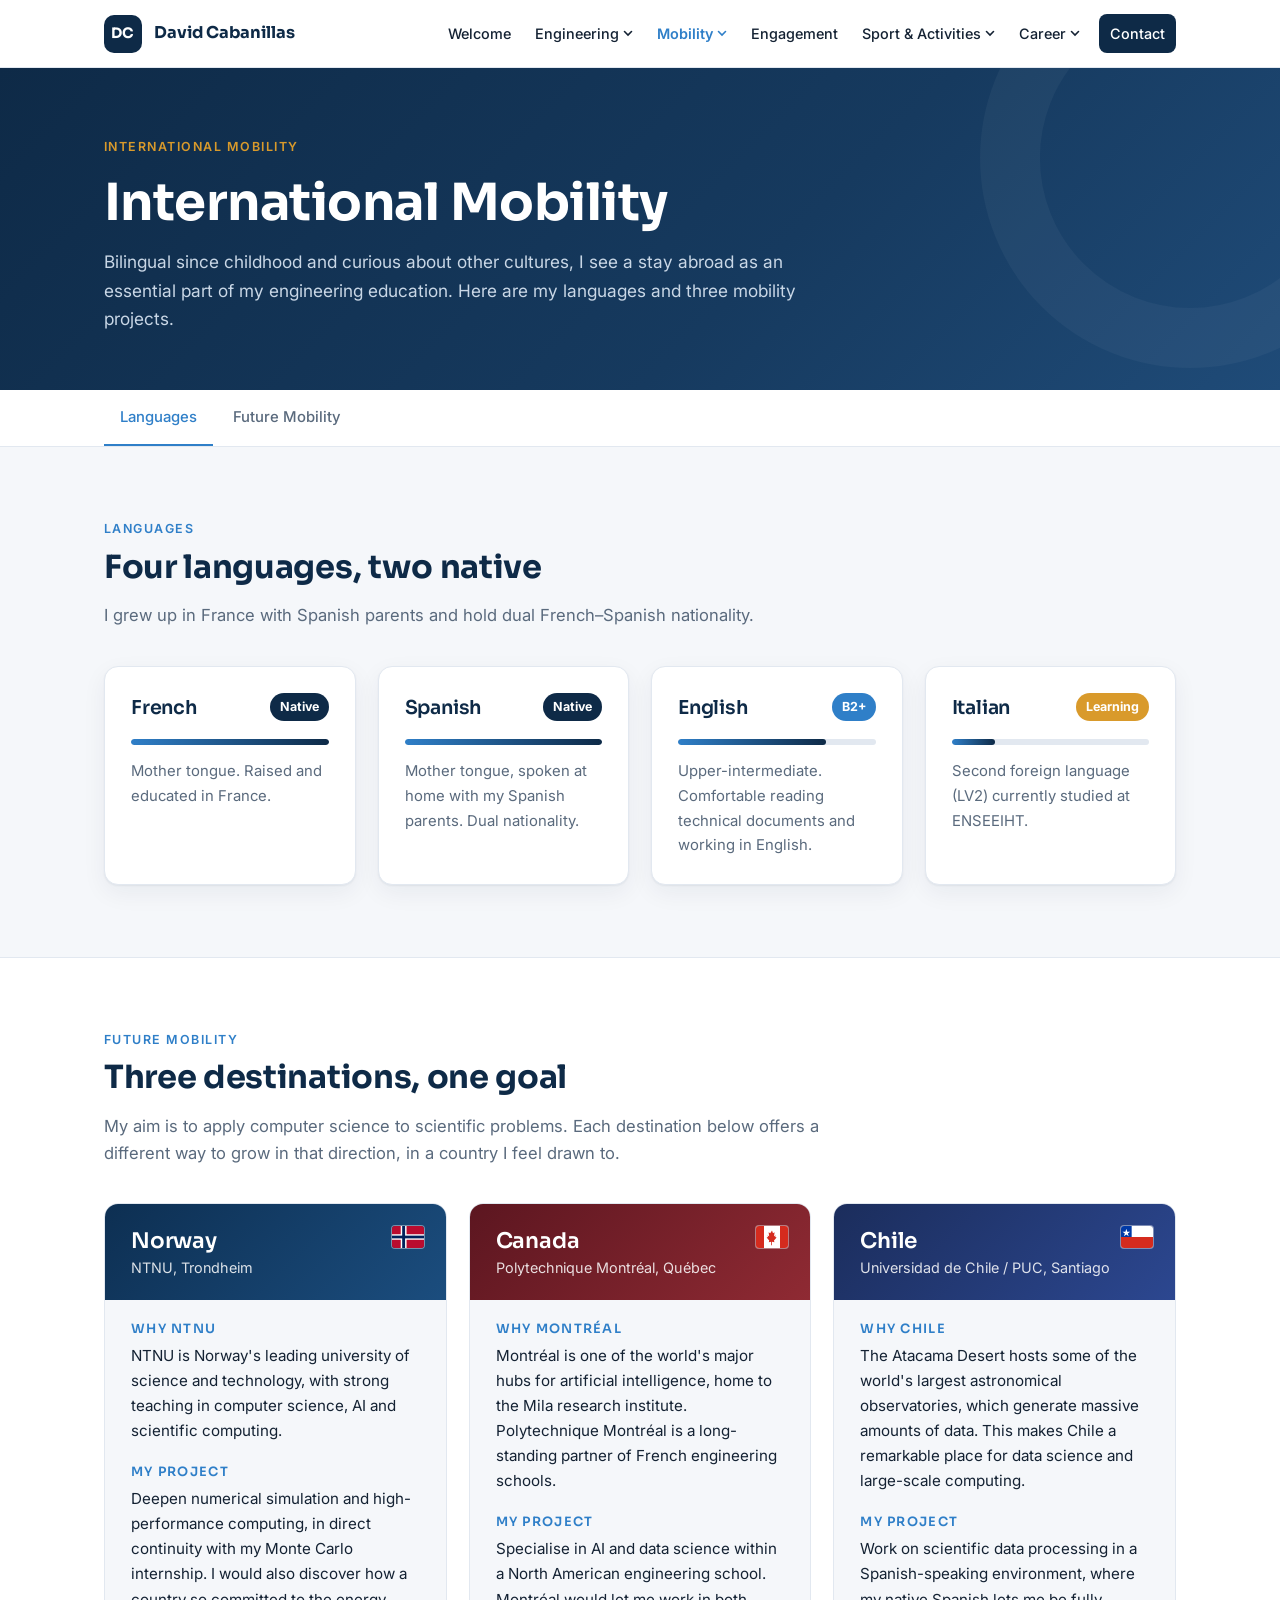
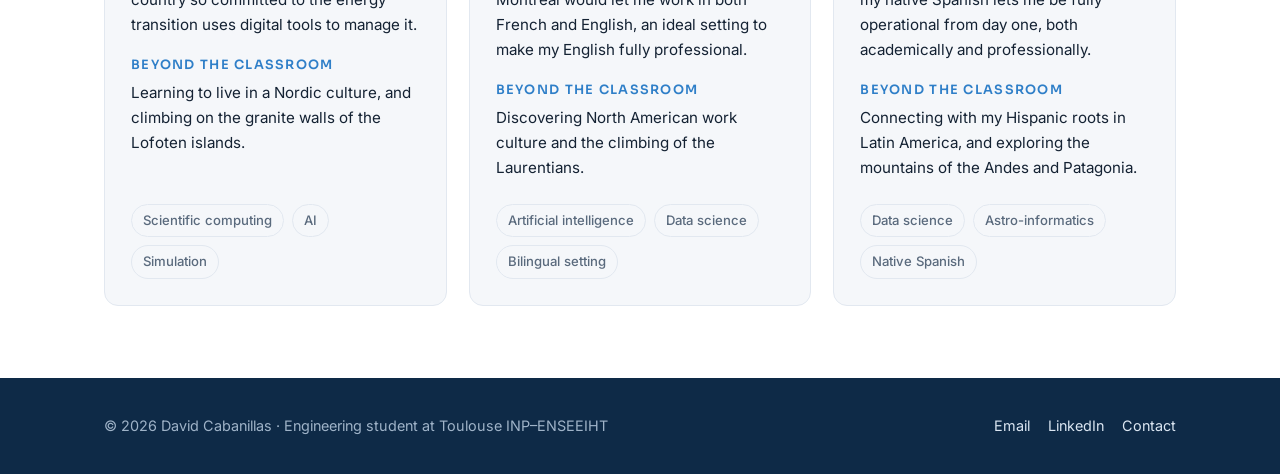
<file: mobility.html>
<!doctype html>
<html lang="en">
<head>
<meta charset="utf-8">
<meta name="viewport" content="width=device-width, initial-scale=1">
<title>International Mobility · David Cabanillas</title>
<meta name="description" content="Languages and international mobility projects of David Cabanillas: Norway, Canada and Chile.">
<meta name="author" content="David Cabanillas">
<meta property="og:title" content="International Mobility · David Cabanillas">
<meta property="og:description" content="Languages and international mobility projects of David Cabanillas: Norway, Canada and Chile.">
<meta property="og:image" content="assets/img/david-cabanillas.jpg">
<link rel="icon" href="data:image/svg+xml,%3Csvg xmlns='http://www.w3.org/2000/svg' viewBox='0 0 64 64'%3E%3Crect width='64' height='64' rx='14' fill='%230e2a47'/%3E%3Ctext x='32' y='42' font-family='Arial' font-weight='700' font-size='26' fill='white' text-anchor='middle'%3EDC%3C/text%3E%3C/svg%3E">
<link rel="preconnect" href="https://fonts.googleapis.com">
<link rel="preconnect" href="https://fonts.gstatic.com" crossorigin>
<link href="https://fonts.googleapis.com/css2?family=Inter:wght@400;500;600;700&family=Sora:wght@500;600;700&display=swap" rel="stylesheet">
<link rel="stylesheet" href="assets/css/style.css">
</head>
<body>
<header class="site-header">
  <div class="container">
    <a class="brand" href="index.html" aria-label="David Cabanillas, home">
      <span class="brand-mark">DC</span><span class="brand-name">David Cabanillas</span>
    </a>
    <button class="menu-toggle" aria-label="Open menu" aria-expanded="false">
      <svg viewBox="0 0 24 24" fill="none" stroke="currentColor" stroke-width="2" stroke-linecap="round"><line x1="3" y1="6" x2="21" y2="6"/><line x1="3" y1="12" x2="21" y2="12"/><line x1="3" y1="18" x2="21" y2="18"/></svg>
    </button>
    <nav class="nav" aria-label="Main navigation"><ul><li><a class="nav-link" href="index.html">Welcome</a></li><li class="has-dropdown"><a class="nav-link" href="engineering.html">Engineering<svg class="chev" viewBox="0 0 10 10" aria-hidden="true"><path d="M1.5 3.5 5 7l3.5-3.5" fill="none" stroke="currentColor" stroke-width="1.6" stroke-linecap="round"/></svg></a><ul class="dropdown"><li><a href="engineering.html#skills">Skills</a></li><li><a href="engineering.html#projects">Projects</a></li><li><a href="engineering.html#productions">Productions</a></li></ul></li><li class="has-dropdown"><a class="nav-link active" href="mobility.html">Mobility<svg class="chev" viewBox="0 0 10 10" aria-hidden="true"><path d="M1.5 3.5 5 7l3.5-3.5" fill="none" stroke="currentColor" stroke-width="1.6" stroke-linecap="round"/></svg></a><ul class="dropdown"><li><a href="mobility.html#languages">Languages</a></li><li><a href="mobility.html#future-mobility">Future Mobility</a></li></ul></li><li><a class="nav-link" href="engagement.html">Engagement</a></li><li class="has-dropdown"><a class="nav-link" href="activities.html">Sport & Activities<svg class="chev" viewBox="0 0 10 10" aria-hidden="true"><path d="M1.5 3.5 5 7l3.5-3.5" fill="none" stroke="currentColor" stroke-width="1.6" stroke-linecap="round"/></svg></a><ul class="dropdown"><li><a href="activities.html#climbing">Climbing</a></li><li><a href="activities.html#music">Music & Piano</a></li><li><a href="activities.html#other">Other interests</a></li></ul></li><li class="has-dropdown"><a class="nav-link" href="career.html">Career<svg class="chev" viewBox="0 0 10 10" aria-hidden="true"><path d="M1.5 3.5 5 7l3.5-3.5" fill="none" stroke="currentColor" stroke-width="1.6" stroke-linecap="round"/></svg></a><ul class="dropdown"><li><a href="career.html#pitch">Elevator Pitch</a></li><li><a href="career.html#internships">Internships</a></li><li><a href="career.html#student-jobs">Student Jobs</a></li><li><a href="career.html#cv">CV & LinkedIn</a></li></ul></li><li><a class="nav-link nav-contact" href="contact.html">Contact</a></li></ul></nav>
  </div>
</header>
<main>
<section class="page-hero"><div class="container">
  <span class="eyebrow">International mobility</span>
  <h1>International Mobility</h1>
  <p>Bilingual since childhood and curious about other cultures, I see a stay abroad as an essential part of my engineering education. Here are my languages and three mobility projects.</p>
</div></section><nav class="subtabs" aria-label="Sections"><div class="container"><ul><li><a href="#languages">Languages</a></li><li><a href="#future-mobility">Future Mobility</a></li></ul></div></nav>
<section class="section" id="languages">
  <div class="container">
    <div class="section-head reveal"><span class="kicker">Languages</span><h2>Four languages, two native</h2>
      <p>I grew up in France with Spanish parents and hold dual French–Spanish nationality.</p></div>
    <div class="grid grid-4">
      <div class="card lang reveal"><div class="lang-top"><h3>French</h3><span class="level">Native</span></div>
        <div class="bar"><i style="width:100%"></i></div><p>Mother tongue. Raised and educated in France.</p></div>
      <div class="card lang reveal"><div class="lang-top"><h3>Spanish</h3><span class="level">Native</span></div>
        <div class="bar"><i style="width:100%"></i></div><p>Mother tongue, spoken at home with my Spanish parents. Dual nationality.</p></div>
      <div class="card lang reveal"><div class="lang-top"><h3>English</h3><span class="level mid">B2+</span></div>
        <div class="bar"><i style="width:75%"></i></div><p>Upper-intermediate. Comfortable reading technical documents and working in English.</p></div>
      <div class="card lang reveal"><div class="lang-top"><h3>Italian</h3><span class="level start">Learning</span></div>
        <div class="bar"><i style="width:22%"></i></div><p>Second foreign language (LV2) currently studied at ENSEEIHT.</p></div>
    </div>
  </div>
</section>

<section class="section alt" id="future-mobility">
  <div class="container">
    <div class="section-head reveal"><span class="kicker">Future mobility</span><h2>Three destinations, one goal</h2>
      <p>My aim is to apply computer science to scientific problems. Each destination below offers a different way to grow in that direction, in a country I feel drawn to.</p></div>
    <div class="grid grid-3">
      <article class="card dest norway reveal">
        <div class="dest-top"><span class="flag"><svg viewBox="0 0 22 16" width="32" height="22" preserveAspectRatio="none"><rect width="22" height="16" fill="#ba0c2f"/><rect x="6" width="4" height="16" fill="#fff"/><rect y="6" width="22" height="4" fill="#fff"/><rect x="7" width="2" height="16" fill="#00205b"/><rect y="7" width="22" height="2" fill="#00205b"/></svg></span><h3>Norway</h3><span class="school">NTNU, Trondheim</span></div>
        <div class="dest-body">
          <h4>Why NTNU</h4>
          <p>NTNU is Norway's leading university of science and technology, with strong teaching in computer science, AI and scientific computing.</p>
          <h4>My project</h4>
          <p>Deepen numerical simulation and high-performance computing, in direct continuity with my Monte Carlo internship. I would also discover how a country so committed to the energy transition uses digital tools to manage it.</p>
          <h4>Beyond the classroom</h4>
          <p>Learning to live in a Nordic culture, and climbing on the granite walls of the Lofoten islands.</p>
          <ul class="tags"><li><span class="tag outline">Scientific computing</span></li><li><span class="tag outline">AI</span></li><li><span class="tag outline">Simulation</span></li></ul>
        </div>
      </article>
      <article class="card dest canada reveal">
        <div class="dest-top"><span class="flag"><svg viewBox="0 0 32 16" width="32" height="22" preserveAspectRatio="none"><rect width="32" height="16" fill="#fff"/><rect width="8" height="16" fill="#d52b1e"/><rect x="24" width="8" height="16" fill="#d52b1e"/><path d="M16 3.2l1 2 1.6-.6-.6 3 1.6-.8-.4 1.2 1.4.4-2.6 2.2.4 1.2-2.4-.4V14h-.8v-2.6l-2.4.4.4-1.2-2.6-2.2 1.4-.4-.4-1.2 1.6.8-.6-3 1.6.6z" fill="#d52b1e"/></svg></span><h3>Canada</h3><span class="school">Polytechnique Montréal, Québec</span></div>
        <div class="dest-body">
          <h4>Why Montréal</h4>
          <p>Montréal is one of the world's major hubs for artificial intelligence, home to the Mila research institute. Polytechnique Montréal is a long-standing partner of French engineering schools.</p>
          <h4>My project</h4>
          <p>Specialise in AI and data science within a North American engineering school. Montréal would let me work in both French and English, an ideal setting to make my English fully professional.</p>
          <h4>Beyond the classroom</h4>
          <p>Discovering North American work culture and the climbing of the Laurentians.</p>
          <ul class="tags"><li><span class="tag outline">Artificial intelligence</span></li><li><span class="tag outline">Data science</span></li><li><span class="tag outline">Bilingual setting</span></li></ul>
        </div>
      </article>
      <article class="card dest chile reveal">
        <div class="dest-top"><span class="flag"><svg viewBox="0 0 24 16" width="32" height="22" preserveAspectRatio="none"><rect width="24" height="16" fill="#fff"/><rect y="8" width="24" height="8" fill="#d52b1e"/><rect width="8" height="8" fill="#0039a6"/><path d="M4 2l.7 2.1h2.2l-1.8 1.3.7 2.1L4 6.2 2.2 7.5l.7-2.1-1.8-1.3h2.2z" fill="#fff"/></svg></span><h3>Chile</h3><span class="school">Universidad de Chile / PUC, Santiago</span></div>
        <div class="dest-body">
          <h4>Why Chile</h4>
          <p>The Atacama Desert hosts some of the world's largest astronomical observatories, which generate massive amounts of data. This makes Chile a remarkable place for data science and large-scale computing.</p>
          <h4>My project</h4>
          <p>Work on scientific data processing in a Spanish-speaking environment, where my native Spanish lets me be fully operational from day one, both academically and professionally.</p>
          <h4>Beyond the classroom</h4>
          <p>Connecting with my Hispanic roots in Latin America, and exploring the mountains of the Andes and Patagonia.</p>
          <ul class="tags"><li><span class="tag outline">Data science</span></li><li><span class="tag outline">Astro-informatics</span></li><li><span class="tag outline">Native Spanish</span></li></ul>
        </div>
      </article>
    </div>
  </div>
</section>

</main>
<footer class="site-footer">
  <div class="container">
    <span>© <span id="year">2026</span> David Cabanillas · Engineering student at Toulouse INP–ENSEEIHT</span>
    <div class="footer-links">
      <a href="mailto:dcabanillas15@gmail.com">Email</a>
      <a href="https://www.linkedin.com/in/david-cabanillas-53a2602aa/" target="_blank" rel="noopener">LinkedIn</a>
      <a href="contact.html">Contact</a>
    </div>
  </div>
</footer>
<script src="assets/js/main.js"></script>
</body>
</html>
</file>
<file: assets/css/style.css>
/* ==========================================================
   David Cabanillas — Engineering Portfolio
   ========================================================== */

:root {
  --navy: #0e2a47;
  --navy-2: #163a5f;
  --navy-3: #1f4b78;
  --accent: #2f7fc8;
  --accent-soft: #e6f0fa;
  --gold: #d99a2b;
  --ink: #142233;
  --muted: #5a6a7d;
  --line: #e2e8f0;
  --bg: #f5f7fa;
  --card: #ffffff;
  --radius: 14px;
  --radius-sm: 8px;
  --shadow: 0 1px 2px rgba(14, 42, 71, .06), 0 8px 24px rgba(14, 42, 71, .06);
  --shadow-lg: 0 2px 4px rgba(14, 42, 71, .06), 0 18px 40px rgba(14, 42, 71, .12);
  --header-h: 68px;
  --maxw: 1120px;
  --font-head: "Sora", system-ui, sans-serif;
  --font-body: "Inter", system-ui, -apple-system, "Segoe UI", sans-serif;
}

*, *::before, *::after { box-sizing: border-box; }
html { scroll-behavior: smooth; scroll-padding-top: calc(var(--header-h) + 64px); }
body {
  margin: 0;
  font-family: var(--font-body);
  font-size: 16.5px;
  line-height: 1.65;
  color: var(--ink);
  background: var(--bg);
  -webkit-font-smoothing: antialiased;
}
img { max-width: 100%; display: block; }
a { color: var(--accent); text-decoration: none; }
a:hover { text-decoration: underline; }
h1, h2, h3, h4 { font-family: var(--font-head); color: var(--navy); line-height: 1.2; margin: 0 0 .5em; letter-spacing: -.01em; }
h1 { font-size: clamp(2.1rem, 5vw, 3.2rem); font-weight: 700; }
h2 { font-size: clamp(1.5rem, 3vw, 2rem); font-weight: 700; }
h3 { font-size: 1.2rem; font-weight: 600; }
h4 { font-size: 1rem; font-weight: 600; }
p { margin: 0 0 1em; }
ul { margin: 0 0 1em; padding-left: 1.2em; }
li { margin-bottom: .35em; }
strong { color: var(--navy); }

.container { width: 100%; max-width: var(--maxw); margin: 0 auto; padding: 0 24px; }
.sr-only { position: absolute; width: 1px; height: 1px; overflow: hidden; clip: rect(0 0 0 0); }

/* ---------- Header / navigation ---------- */
.site-header {
  position: sticky; top: 0; z-index: 50;
  height: var(--header-h);
  background: rgba(255, 255, 255, .94);
  backdrop-filter: saturate(160%) blur(10px);
  border-bottom: 1px solid var(--line);
}
.site-header .container { height: 100%; display: flex; align-items: center; justify-content: space-between; gap: 16px; }
.brand { display: flex; align-items: center; gap: 12px; color: var(--navy); font-family: var(--font-head); font-weight: 700; white-space: nowrap; }
.brand:hover { text-decoration: none; }
.brand-mark {
  width: 38px; height: 38px; border-radius: 10px;
  display: grid; place-items: center;
  background: var(--navy); color: #fff; font-size: .9rem; letter-spacing: .02em;
}
.brand-name { font-size: 1.02rem; }

.nav { display: flex; align-items: center; }
.nav > ul { list-style: none; margin: 0; padding: 0; display: flex; align-items: center; gap: 2px; }
.nav li { margin: 0; position: relative; }
.nav-link {
  display: flex; align-items: center; gap: 4px;
  padding: 8px 11px; border-radius: 8px;
  color: var(--ink); font-size: .9rem; font-weight: 500; white-space: nowrap;
  background: none; border: 0; font-family: inherit; cursor: pointer;
}
.nav-link:hover { background: var(--accent-soft); color: var(--navy); text-decoration: none; }
.nav-link.active { color: var(--accent); font-weight: 600; }
.nav-link .chev { width: 10px; height: 10px; transition: transform .2s; }
.dropdown {
  list-style: none; margin: 0; padding: 8px;
  position: absolute; top: calc(100% + 6px); left: 0; min-width: 220px;
  background: #fff; border: 1px solid var(--line); border-radius: 12px; box-shadow: var(--shadow-lg);
  opacity: 0; visibility: hidden; transform: translateY(-4px); transition: .18s ease;
}
.dropdown a { display: block; padding: 8px 12px; border-radius: 8px; color: var(--ink); font-size: .9rem; }
.dropdown a:hover { background: var(--accent-soft); color: var(--navy); text-decoration: none; }
.has-dropdown:hover .dropdown,
.has-dropdown:focus-within .dropdown { opacity: 1; visibility: visible; transform: none; }
.nav-contact { background: var(--navy); color: #fff !important; margin-left: 6px; }
.nav-contact:hover { background: var(--navy-3); }
.nav-contact.active { color: #fff; }

.menu-toggle { display: none; background: none; border: 1px solid var(--line); border-radius: 10px; width: 42px; height: 42px; cursor: pointer; color: var(--navy); }
.menu-toggle svg { width: 22px; height: 22px; margin: auto; }

@media (max-width: 1080px) {
  .menu-toggle { display: grid; place-items: center; }
  .nav {
    position: fixed; inset: var(--header-h) 0 auto 0;
    background: #fff; border-bottom: 1px solid var(--line); box-shadow: var(--shadow-lg);
    max-height: calc(100vh - var(--header-h)); overflow-y: auto;
    display: none;
  }
  .nav.open { display: block; }
  .nav > ul { flex-direction: column; align-items: stretch; padding: 12px 16px 20px; gap: 0; }
  .nav-link { padding: 12px; font-size: 1rem; justify-content: space-between; width: 100%; }
  .dropdown { position: static; opacity: 1; visibility: visible; transform: none; box-shadow: none; border: 0; padding: 0 0 8px 12px; display: none; }
  .has-dropdown.open .dropdown { display: block; }
  .has-dropdown.open .chev { transform: rotate(180deg); }
  .nav-contact { margin: 8px 0 0; justify-content: center; }
}

/* ---------- Page hero ---------- */
.page-hero {
  background: linear-gradient(135deg, var(--navy) 0%, var(--navy-2) 60%, var(--navy-3) 100%);
  color: #dbe6f2;
  padding: 64px 0 56px;
  position: relative; overflow: hidden;
}
.page-hero::after {
  content: ""; position: absolute; right: -120px; top: -120px; width: 420px; height: 420px;
  border-radius: 50%; border: 60px solid rgba(255, 255, 255, .04);
}
.page-hero h1 { color: #fff; margin-bottom: .3em; }
.page-hero p { max-width: 720px; font-size: 1.08rem; margin: 0; color: #c9d7e6; }
.eyebrow {
  display: inline-block; font-size: .78rem; font-weight: 600; letter-spacing: .12em; text-transform: uppercase;
  color: var(--gold); margin-bottom: 14px;
}

/* ---------- Sub-tabs ---------- */
.subtabs {
  position: sticky; top: var(--header-h); z-index: 40;
  background: #fff; border-bottom: 1px solid var(--line);
}
.subtabs ul { list-style: none; margin: 0; padding: 0; display: flex; gap: 4px; overflow-x: auto; scrollbar-width: none; }
.subtabs ul::-webkit-scrollbar { display: none; }
.subtabs li { margin: 0; }
.subtabs a {
  display: block; padding: 15px 16px; color: var(--muted); font-weight: 500; font-size: .93rem;
  border-bottom: 2px solid transparent; white-space: nowrap;
}
.subtabs a:hover { color: var(--navy); text-decoration: none; }
.subtabs a.active { color: var(--accent); border-bottom-color: var(--accent); }

/* ---------- Sections ---------- */
.section { padding: 72px 0; }
.section + .section { border-top: 1px solid var(--line); }
.section.alt { background: #fff; }
.section-head { margin-bottom: 36px; max-width: 760px; }
.section-head p { color: var(--muted); font-size: 1.04rem; margin: 0; }
.kicker { font-size: .78rem; font-weight: 600; letter-spacing: .12em; text-transform: uppercase; color: var(--accent); display: block; margin-bottom: 8px; }

.grid { display: grid; gap: 22px; }
.grid-2 { grid-template-columns: repeat(2, 1fr); }
.grid-3 { grid-template-columns: repeat(3, 1fr); }
.grid-4 { grid-template-columns: repeat(4, 1fr); }
@media (max-width: 900px) { .grid-3, .grid-4 { grid-template-columns: repeat(2, 1fr); } }
@media (max-width: 640px) { .grid-2, .grid-3, .grid-4 { grid-template-columns: 1fr; } }

.card {
  background: var(--card); border: 1px solid var(--line); border-radius: var(--radius);
  padding: 26px; box-shadow: var(--shadow);
}
.section.alt .card { background: var(--bg); box-shadow: none; }
.card h3 { margin-bottom: .4em; }
.card p:last-child, .card ul:last-child { margin-bottom: 0; }
.card-icon {
  width: 44px; height: 44px; border-radius: 11px; display: grid; place-items: center;
  background: var(--accent-soft); color: var(--accent); margin-bottom: 16px;
}
.card-icon svg { width: 22px; height: 22px; }
.meta { color: var(--muted); font-size: .88rem; margin-bottom: 12px; display: flex; flex-wrap: wrap; gap: 6px 14px; }
.meta span { display: inline-flex; align-items: center; gap: 6px; }

.tags { display: flex; flex-wrap: wrap; gap: 8px; list-style: none; padding: 0; margin: 0; }
.tags li { margin: 0; }
.tag {
  display: inline-block; padding: 5px 11px; border-radius: 999px;
  background: var(--accent-soft); color: var(--navy-2); font-size: .82rem; font-weight: 500;
}
.tag.outline { background: transparent; border: 1px solid var(--line); color: var(--muted); }

/* ---------- Buttons ---------- */
.btn {
  display: inline-flex; align-items: center; gap: 9px;
  padding: 12px 20px; border-radius: 10px; font-weight: 600; font-size: .95rem;
  border: 1px solid transparent; transition: .15s ease; cursor: pointer; font-family: inherit;
}
.btn:hover { text-decoration: none; transform: translateY(-1px); }
.btn svg { width: 18px; height: 18px; flex: none; }
.btn-primary { background: var(--accent); color: #fff; }
.btn-primary:hover { background: #236bb0; }
.btn-dark { background: var(--navy); color: #fff; }
.btn-dark:hover { background: var(--navy-3); }
.btn-ghost { background: #fff; color: var(--navy); border-color: var(--line); }
.btn-ghost:hover { border-color: var(--accent); color: var(--accent); }
.btn-light { background: rgba(255,255,255,.1); color: #fff; border-color: rgba(255,255,255,.25); }
.btn-light:hover { background: rgba(255,255,255,.18); }
.btn-row { display: flex; flex-wrap: wrap; gap: 12px; }

/* ---------- Welcome ---------- */
.hero-home {
  background: linear-gradient(135deg, var(--navy) 0%, var(--navy-2) 55%, var(--navy-3) 100%);
  color: #c9d7e6; padding: 84px 0 92px; position: relative; overflow: hidden;
}
.hero-home::before {
  content: ""; position: absolute; inset: 0;
  background-image: radial-gradient(rgba(255,255,255,.07) 1px, transparent 1px);
  background-size: 22px 22px; mask-image: linear-gradient(90deg, transparent 30%, #000 100%);
}
.hero-grid { position: relative; display: grid; grid-template-columns: 1.25fr .75fr; gap: 56px; align-items: center; }
.hero-home h1 { color: #fff; font-size: clamp(2.5rem, 6vw, 3.9rem); margin-bottom: .15em; }
.hero-role { font-family: var(--font-head); font-size: clamp(1.1rem, 2.4vw, 1.4rem); color: #fff; font-weight: 500; margin-bottom: 22px; }
.hero-role b { color: var(--gold); font-weight: 600; }
.hero-tagline {
  font-size: 1.15rem; color: #dbe6f2; max-width: 560px; margin-bottom: 30px;
  border-left: 3px solid var(--gold); padding-left: 18px;
}
.hero-photo { position: relative; justify-self: center; width: 100%; max-width: 340px; }
.hero-photo img {
  position: relative; z-index: 1; width: 100%; height: auto; border-radius: 22px; aspect-ratio: 4 / 5; object-fit: cover; object-position: 50% 20%;
  box-shadow: 0 30px 60px rgba(0,0,0,.35);
}
.hero-photo::before {
  content: ""; position: absolute; inset: 18px -18px -18px 18px; border-radius: 22px;
  border: 2px solid rgba(217, 154, 43, .7);
}
.hero-facts { display: flex; flex-wrap: wrap; gap: 10px 22px; margin-top: 30px; font-size: .92rem; color: #b8c9dc; }
.hero-facts span { display: inline-flex; align-items: center; gap: 8px; }
.hero-facts svg { width: 16px; height: 16px; color: var(--gold); }
@media (max-width: 860px) {
  .hero-grid { grid-template-columns: 1fr; gap: 40px; }
  .hero-photo { order: -1; max-width: 240px; }
  .hero-home { padding: 56px 0 64px; }
}

.about-grid { display: grid; grid-template-columns: 1.2fr .8fr; gap: 40px; align-items: start; }
@media (max-width: 860px) { .about-grid { grid-template-columns: 1fr; } }
.about-text p { font-size: 1.05rem; }
.facts-list { list-style: none; padding: 0; margin: 0; }
.facts-list li { display: flex; justify-content: space-between; gap: 16px; padding: 12px 0; border-bottom: 1px solid var(--line); margin: 0; font-size: .95rem; }
.facts-list li:last-child { border-bottom: 0; }
.facts-list span:first-child { color: var(--muted); }
.facts-list span:last-child { font-weight: 600; color: var(--navy); text-align: right; }

.nav-cards a.card { display: block; color: inherit; transition: .18s ease; }
.nav-cards a.card:hover { text-decoration: none; transform: translateY(-3px); box-shadow: var(--shadow-lg); border-color: #c9dcef; }
.nav-cards .arrow { color: var(--accent); font-weight: 600; font-size: .9rem; margin-top: 10px; display: inline-block; }

/* ---------- Timeline ---------- */
.timeline { position: relative; margin: 0; padding: 0; list-style: none; }
.timeline::before { content: ""; position: absolute; left: 7px; top: 6px; bottom: 6px; width: 2px; background: var(--line); }
.timeline li { position: relative; padding-left: 36px; margin-bottom: 26px; }
.timeline li:last-child { margin-bottom: 0; }
.timeline li::before {
  content: ""; position: absolute; left: 0; top: 6px; width: 16px; height: 16px; border-radius: 50%;
  background: #fff; border: 3px solid var(--accent);
}
.timeline .when { font-size: .82rem; font-weight: 600; color: var(--accent); letter-spacing: .04em; text-transform: uppercase; }
.timeline h4 { margin: 2px 0 2px; font-size: 1.05rem; }
.timeline p { margin: 0; color: var(--muted); font-size: .95rem; }

/* ---------- Skills ---------- */
.skill-group h3 { display: flex; align-items: center; gap: 10px; font-size: 1.05rem; }

/* ---------- Project feature ---------- */
.project {
  background: #fff; border: 1px solid var(--line); border-radius: 18px; overflow: hidden; box-shadow: var(--shadow);
  display: grid; grid-template-columns: 1.15fr .85fr;
}
.project + .project { margin-top: 28px; }
.project-body { padding: 34px; }
.project-media { background: var(--bg); display: grid; gap: 2px; align-content: stretch; }
.project-media figure { margin: 0; position: relative; overflow: hidden; background: #e9eef4; }
.project-media img { width: 100%; height: 100%; object-fit: cover; min-height: 220px; }
.project-media figcaption {
  position: absolute; left: 0; right: 0; bottom: 0; padding: 22px 14px 10px;
  background: linear-gradient(transparent, rgba(10, 25, 45, .82)); color: #fff; font-size: .8rem;
}
.project-media.contain img { object-fit: contain; background: #fff; padding: 12px; }
@media (max-width: 900px) { .project { grid-template-columns: 1fr; } .project-media { grid-template-columns: 1fr 1fr; } }
@media (max-width: 560px) { .project-media { grid-template-columns: 1fr; } .project-body { padding: 24px; } }
.project-label { display: inline-block; font-size: .75rem; font-weight: 700; letter-spacing: .1em; text-transform: uppercase; color: var(--gold); margin-bottom: 8px; }
.contrib {
  background: var(--accent-soft); border-radius: 12px; padding: 18px 20px; margin: 18px 0;
}
.contrib h4 { color: var(--navy-2); margin-bottom: 8px; font-size: .95rem; }
.contrib ul { margin: 0; font-size: .95rem; }
.stats { display: grid; grid-template-columns: repeat(3, 1fr); gap: 12px; margin: 20px 0; }
.stat { border: 1px solid var(--line); border-radius: 12px; padding: 14px; }
.stat b { display: block; font-family: var(--font-head); font-size: 1.35rem; color: var(--navy); }
.stat span { font-size: .8rem; color: var(--muted); line-height: 1.35; display: block; }
@media (max-width: 560px) { .stats { grid-template-columns: 1fr; } }

.idea-card { border-style: dashed; background: transparent; box-shadow: none; }
.status { display: inline-block; font-size: .72rem; font-weight: 700; letter-spacing: .08em; text-transform: uppercase; padding: 3px 9px; border-radius: 999px; background: #fdf3e1; color: #9a6510; margin-bottom: 12px; }

/* ---------- Doc downloads ---------- */
.doc {
  display: flex; gap: 18px; align-items: flex-start;
}
.doc-icon {
  flex: none; width: 52px; height: 64px; border-radius: 8px; background: var(--navy); color: #fff;
  display: grid; place-items: center; font-size: .72rem; font-weight: 700; letter-spacing: .05em; position: relative;
}
.doc-icon::after { content: ""; position: absolute; top: 0; right: 0; border-width: 0 14px 14px 0; border-style: solid; border-color: var(--bg) var(--bg) #2b5a8a #2b5a8a; }
.doc h3 { font-size: 1.05rem; margin-bottom: 4px; }
.doc p { color: var(--muted); font-size: .92rem; margin-bottom: 12px; }
.link-btn { font-weight: 600; font-size: .92rem; display: inline-flex; align-items: center; gap: 6px; }
.link-btn svg { width: 16px; height: 16px; }

/* ---------- Languages ---------- */
.lang { display: flex; flex-direction: column; }
.lang-top { display: flex; align-items: center; justify-content: space-between; gap: 10px; margin-bottom: 6px; }
.lang-top h3 { margin: 0; }
.level { font-size: .78rem; font-weight: 700; padding: 4px 10px; border-radius: 999px; background: var(--navy); color: #fff; white-space: nowrap; }
.level.mid { background: var(--accent); }
.level.start { background: var(--gold); }
.bar { height: 6px; border-radius: 99px; background: var(--line); overflow: hidden; margin: 12px 0 14px; }
.bar i { display: block; height: 100%; background: linear-gradient(90deg, var(--accent), var(--navy)); border-radius: 99px; }
.lang p { color: var(--muted); font-size: .93rem; margin: 0; }

/* ---------- Mobility ---------- */
.dest { display: flex; flex-direction: column; padding: 0; overflow: hidden; }
.dest-top { padding: 24px 26px 18px; color: #fff; position: relative; }
.dest-top h3 { color: #fff; margin: 0; font-size: 1.35rem; }
.dest-top .school { font-size: .9rem; opacity: .85; }
.dest-top .flag { position: absolute; right: 22px; top: 22px; display: flex; height: 22px; width: 32px; border-radius: 3px; overflow: hidden; box-shadow: 0 0 0 1px rgba(255,255,255,.4); }
.dest.norway .dest-top { background: linear-gradient(135deg, #0d2f52, #1b4d7e); }
.dest.canada .dest-top { background: linear-gradient(135deg, #5c1620, #8f2a33); }
.dest.chile .dest-top { background: linear-gradient(135deg, #1b2d5c, #2c4790); }
.dest-body { padding: 22px 26px 26px; flex: 1; display: flex; flex-direction: column; }
.dest-body h4 { font-size: .8rem; letter-spacing: .1em; text-transform: uppercase; color: var(--accent); margin: 14px 0 6px; }
.dest-body h4:first-child { margin-top: 0; }
.dest-body p { font-size: .95rem; margin-bottom: .5em; }
.dest-body .tags { margin-top: auto; padding-top: 16px; }

/* ---------- Engagement ---------- */
.engage { display: flex; flex-direction: column; }
.engage .when { font-size: .8rem; font-weight: 600; color: var(--gold); letter-spacing: .06em; text-transform: uppercase; margin-bottom: 4px; }
.engage .theme { margin-top: auto; padding-top: 14px; }
.reflection {
  margin-top: 36px; background: var(--navy); color: #d3e0ee; border-radius: 18px; padding: 34px 36px;
  display: grid; grid-template-columns: auto 1fr; gap: 24px; align-items: start;
}
.reflection h3 { color: #fff; }
.reflection p { margin: 0; }
.reflection .card-icon { background: rgba(255,255,255,.1); color: var(--gold); margin: 0; }
@media (max-width: 600px) { .reflection { grid-template-columns: 1fr; padding: 26px; } }

/* ---------- Activities ---------- */
.split { display: grid; grid-template-columns: 1fr 1fr; gap: 44px; align-items: center; }
@media (max-width: 860px) { .split { grid-template-columns: 1fr; gap: 28px; } }
.climb-layout { display: grid; gap: 40px; }
.climb-text { max-width: 760px; }
.photo-grid { display: grid; grid-template-columns: .75fr 1.25fr; gap: 24px; align-items: stretch; }
.photo-grid .photo img { height: 480px; aspect-ratio: auto; }
@media (max-width: 700px) { .photo-grid { grid-template-columns: 1fr; } .photo-grid .photo img { height: auto; } .photo-grid .portrait img { aspect-ratio: 3 / 4; } .photo-grid .landscape img { aspect-ratio: 3 / 2; } }
.photo { margin: 0; background: #fff; border: 1px solid var(--line); border-radius: var(--radius); overflow: hidden; box-shadow: var(--shadow); }
.photo img { width: 100%; object-fit: cover; }
.photo.portrait img { aspect-ratio: 3 / 4; }
.photo.landscape img { aspect-ratio: 3 / 2; object-position: 55% 40%; }
.photo figcaption { padding: 14px 18px; font-size: .92rem; }
.photo figcaption b { display: block; color: var(--navy); font-family: var(--font-head); }
.photo figcaption span { color: var(--muted); font-size: .86rem; }
.result-pill { display: inline-flex; align-items: center; gap: 6px; background: #fdf3e1; color: #8a5a0b; font-weight: 700; font-size: .8rem; padding: 3px 10px; border-radius: 999px; margin-bottom: 6px; }
.highlight-list { list-style: none; padding: 0; margin: 20px 0 0; display: grid; gap: 12px; }
.highlight-list li { display: flex; gap: 12px; align-items: flex-start; margin: 0; }
.highlight-list svg { flex: none; width: 20px; height: 20px; color: var(--accent); margin-top: 3px; }

/* ---------- Career ---------- */
.job { display: grid; grid-template-columns: 220px 1fr; gap: 30px; padding: 30px; }
.job + .job { margin-top: 22px; }
.job-side .when { font-weight: 700; color: var(--accent); font-size: .92rem; }
.job-side .where { color: var(--muted); font-size: .9rem; }
.job-side .tags { margin-top: 14px; }
.job h3 { font-size: 1.3rem; }
.job .org { font-weight: 600; color: var(--navy-2); margin-bottom: 14px; display: block; }
@media (max-width: 760px) { .job { grid-template-columns: 1fr; gap: 14px; padding: 24px; } }
.mini { display: flex; gap: 14px; align-items: flex-start; }
.mini .card-icon { margin: 0; flex: none; }
.mini h4 { margin-bottom: 2px; }
.mini .when { color: var(--muted); font-size: .85rem; display: block; margin-bottom: 6px; }
.mini p { font-size: .93rem; color: var(--muted); margin: 0; }

.cv-panel { display: grid; grid-template-columns: repeat(3, 1fr); gap: 22px; }
@media (max-width: 860px) { .cv-panel { grid-template-columns: 1fr; } }
.cv-card { text-align: center; padding: 34px 26px; display: flex; flex-direction: column; align-items: center; }
.cv-card .card-icon { width: 58px; height: 58px; border-radius: 16px; }
.cv-card .card-icon svg { width: 28px; height: 28px; }
.cv-card p { color: var(--muted); font-size: .93rem; }
.cv-card .btn { margin-top: auto; }

/* ---------- Contact ---------- */
.contact-grid { display: grid; grid-template-columns: repeat(3, 1fr); gap: 22px; }
@media (max-width: 860px) { .contact-grid { grid-template-columns: 1fr; } }
.contact-card { display: block; color: inherit; transition: .18s ease; text-align: left; }
.contact-card:hover { text-decoration: none; transform: translateY(-3px); box-shadow: var(--shadow-lg); border-color: #c9dcef; }
.contact-card .label { font-size: .78rem; font-weight: 600; letter-spacing: .1em; text-transform: uppercase; color: var(--muted); }
.contact-card .value { font-family: var(--font-head); font-weight: 600; color: var(--navy); font-size: 1.08rem; word-break: break-word; margin-top: 4px; }

/* ---------- CTA band ---------- */
.cta {
  background: linear-gradient(135deg, var(--navy), var(--navy-3)); color: #c9d7e6; border-radius: 20px;
  padding: 40px; display: flex; align-items: center; justify-content: space-between; gap: 24px; flex-wrap: wrap;
}
.cta h2 { color: #fff; margin-bottom: 6px; }
.cta p { margin: 0; }

/* ---------- Footer ---------- */
.site-footer { background: var(--navy); color: #9fb3c8; padding: 36px 0; font-size: .9rem; }
.site-footer .container { display: flex; flex-wrap: wrap; justify-content: space-between; gap: 16px; align-items: center; }
.site-footer a { color: #dbe6f2; }
.footer-links { display: flex; gap: 18px; flex-wrap: wrap; }

/* ---------- Reveal animation ---------- */
.reveal { opacity: 0; transform: translateY(14px); transition: opacity .6s ease, transform .6s ease; }
.reveal.visible { opacity: 1; transform: none; }
@media (prefers-reduced-motion: reduce) {
  html { scroll-behavior: auto; }
  .reveal { opacity: 1; transform: none; transition: none; }
}

/* ---------- Video ---------- */
.video-wrap {
  position: relative; max-width: 880px; aspect-ratio: 16 / 9; border-radius: 18px; overflow: hidden;
  background: var(--navy); box-shadow: var(--shadow-lg);
}
.video-wrap iframe { position: absolute; inset: 0; width: 100%; height: 100%; border: 0; }
.video-alt { margin-top: 14px; font-size: .92rem; }
</file>
